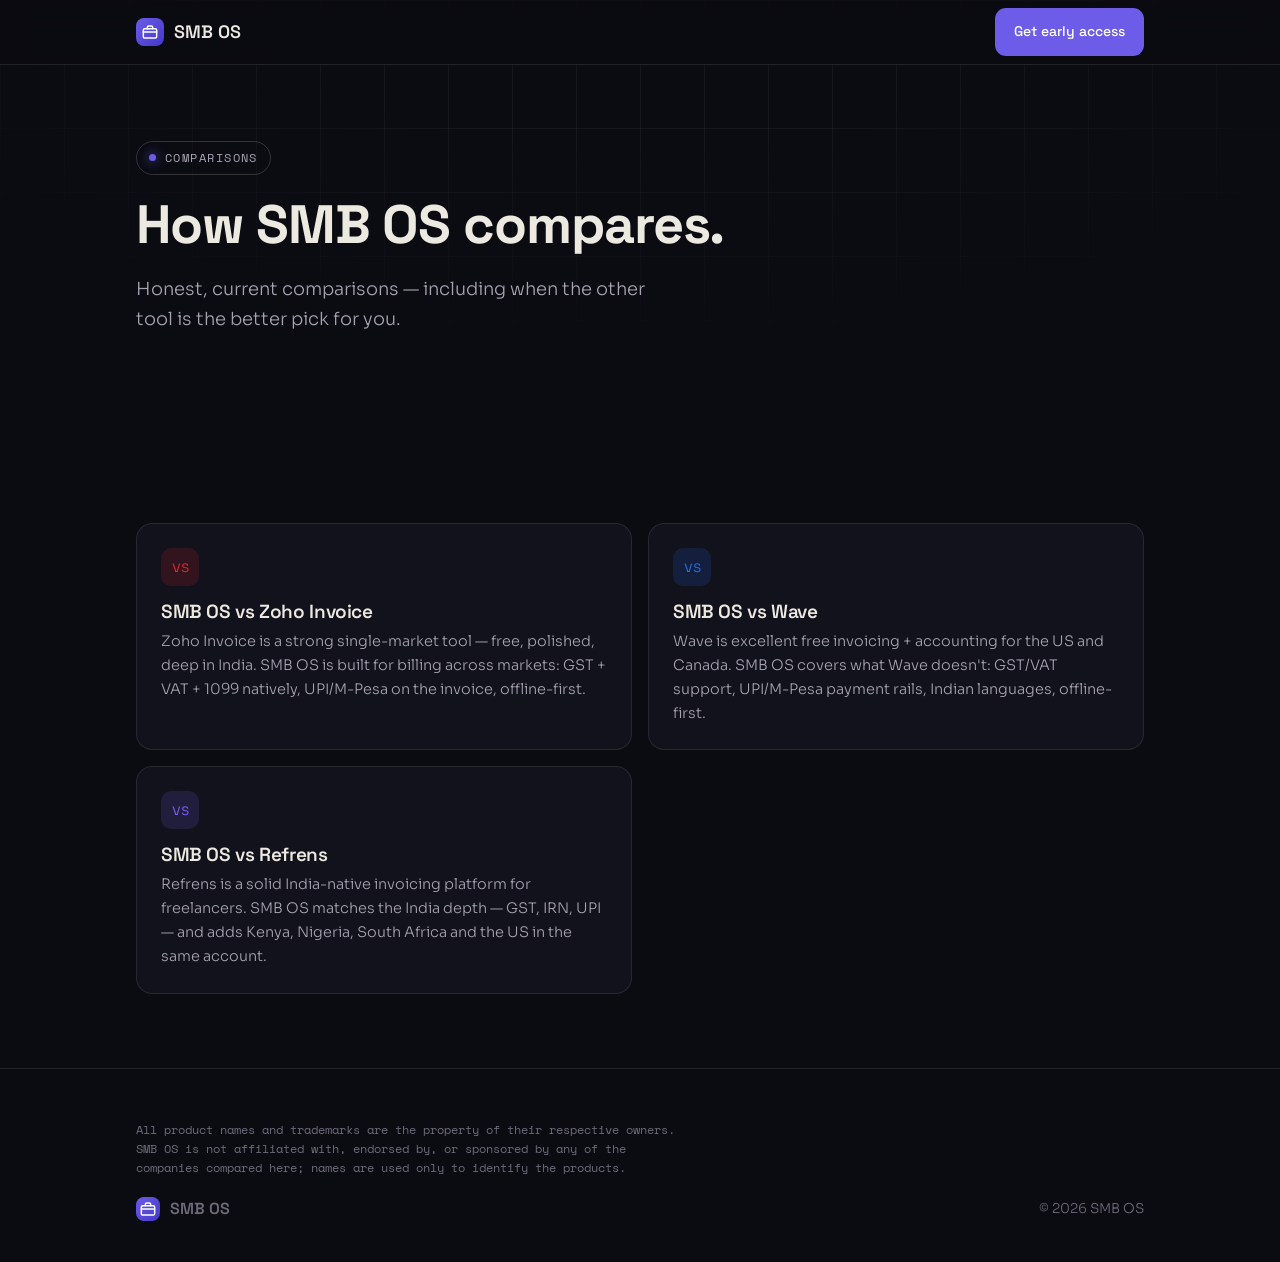
<file: compare/index.html>
<!DOCTYPE html><html lang="en"><head>
<meta charset="UTF-8"/><meta name="viewport" content="width=device-width, initial-scale=1.0"/>
<title>SMB OS vs Zoho Invoice, Wave, Refrens — honest comparisons | SMB OS</title>
<meta name="description" content="How SMB OS compares to Zoho Invoice, Wave and Refrens for multi-market invoicing: GST/VAT/1099 support, UPI/M-Pesa payment rails, languages, offline-first."/>
<meta property="og:type" content="website">
<meta property="og:url" content="https://kaustubhtripathi-code.github.io/smb-os-site/compare/">
<meta property="og:title" content="SMB OS vs Zoho Invoice, Wave, Refrens — honest comparisons | SMB OS">
<meta property="og:description" content="How SMB OS compares to Zoho Invoice, Wave and Refrens for multi-market invoicing: GST/VAT/1099 support, UPI/M-Pesa payment rails, languages, offline-first.">
<meta property="og:image" content="https://kaustubhtripathi-code.github.io/smb-os-site/assets/og-image.png">
<meta property="og:image:width" content="1200">
<meta property="og:image:height" content="630">
<meta name="twitter:card" content="summary_large_image">
<meta name="twitter:title" content="SMB OS vs Zoho Invoice, Wave, Refrens — honest comparisons | SMB OS">
<meta name="twitter:description" content="How SMB OS compares to Zoho Invoice, Wave and Refrens for multi-market invoicing: GST/VAT/1099 support, UPI/M-Pesa payment rails, languages, offline-first.">
<meta name="twitter:image" content="https://kaustubhtripathi-code.github.io/smb-os-site/assets/og-image.png">
<link rel="icon" href="data:image/svg+xml,<svg xmlns='http://www.w3.org/2000/svg' viewBox='0 0 24 24' fill='none' stroke='%236C5CE7' stroke-width='2.4' stroke-linecap='round' stroke-linejoin='round'><rect x='2' y='7' width='20' height='14' rx='2'/><path d='M16 7V5a2 2 0 0 0-2-2h-4a2 2 0 0 0-2 2v2'/><path d='M2 12h20'/></svg>"/>
<link rel="canonical" href="https://kaustubhtripathi-code.github.io/smb-os-site/compare/"/>
<link rel="preconnect" href="https://fonts.googleapis.com"/><link rel="preconnect" href="https://fonts.gstatic.com" crossorigin/>
<link href="https://fonts.googleapis.com/css2?family=Space+Grotesk:wght@400;500;600;700&family=Sora:wght@300;400;500;600&family=Space+Mono:wght@400;700&display=swap" rel="stylesheet"/>
<link rel="stylesheet" href="../market.css"/>
</head><body>
<nav><div class="wrap nav"><a class="brand" href="../index.html"><span class="mark"><svg viewBox="0 0 24 24" fill="none" stroke="#fff" stroke-width="2.2" stroke-linecap="round" stroke-linejoin="round"><rect x="2" y="7" width="20" height="14" rx="2"/><path d="M16 7V5a2 2 0 0 0-2-2h-4a2 2 0 0 0-2 2v2"/><path d="M2 12h20"/></svg></span> SMB OS</a><a href="../index.html#get" class="btn btn-a">Get early access</a></div></nav>
<header class="hero"><div class="wrap"><span class="eyebrow"><span class="dot"></span> Comparisons</span>
<h1 class="h1">How SMB OS compares.</h1>
<p class="lede">Honest, current comparisons — including when the other tool is the better pick for you.</p></div></header>
<section><div class="wrap"><div class="feats">
<a class="feat" href="./vs-zoho-invoice.html" style="text-decoration:none"><div class="fi" style="background:color-mix(in srgb,#E42527 15%,transparent);color:#E42527">vs</div><h3>SMB OS vs Zoho Invoice</h3><p>Zoho Invoice is a strong single-market tool — free, polished, deep in India. SMB OS is built for billing across markets: GST + VAT + 1099 natively, UPI/M-Pesa on the invoice, offline-first.</p></a><a class="feat" href="./vs-wave.html" style="text-decoration:none"><div class="fi" style="background:color-mix(in srgb,#1C6EF2 15%,transparent);color:#1C6EF2">vs</div><h3>SMB OS vs Wave</h3><p>Wave is excellent free invoicing + accounting for the US and Canada. SMB OS covers what Wave doesn't: GST/VAT support, UPI/M-Pesa payment rails, Indian languages, offline-first.</p></a><a class="feat" href="./vs-refrens.html" style="text-decoration:none"><div class="fi" style="background:color-mix(in srgb,#7A5CF0 15%,transparent);color:#7A5CF0">vs</div><h3>SMB OS vs Refrens</h3><p>Refrens is a solid India-native invoicing platform for freelancers. SMB OS matches the India depth — GST, IRN, UPI — and adds Kenya, Nigeria, South Africa and the US in the same account.</p></a>
</div></div></section>
<footer><div class="wrap"><p class="cmp-note" style="margin-bottom:18px">All product names and trademarks are the property of their respective owners. SMB OS is not affiliated with, endorsed by, or sponsored by any of the companies compared here; names are used only to identify the products.</p><div class="foot"><a class="brand" href="../index.html" style="font-size:16px"><span class="mark" style="width:24px;height:24px"><svg viewBox="0 0 24 24" fill="none" stroke="#fff" stroke-width="2.2" stroke-linecap="round" stroke-linejoin="round"><rect x="2" y="7" width="20" height="14" rx="2"/><path d="M16 7V5a2 2 0 0 0-2-2h-4a2 2 0 0 0-2 2v2"/><path d="M2 12h20"/></svg></span> SMB OS</a><div>© 2026 SMB OS</div></div></div></footer>
</body></html>
</file>
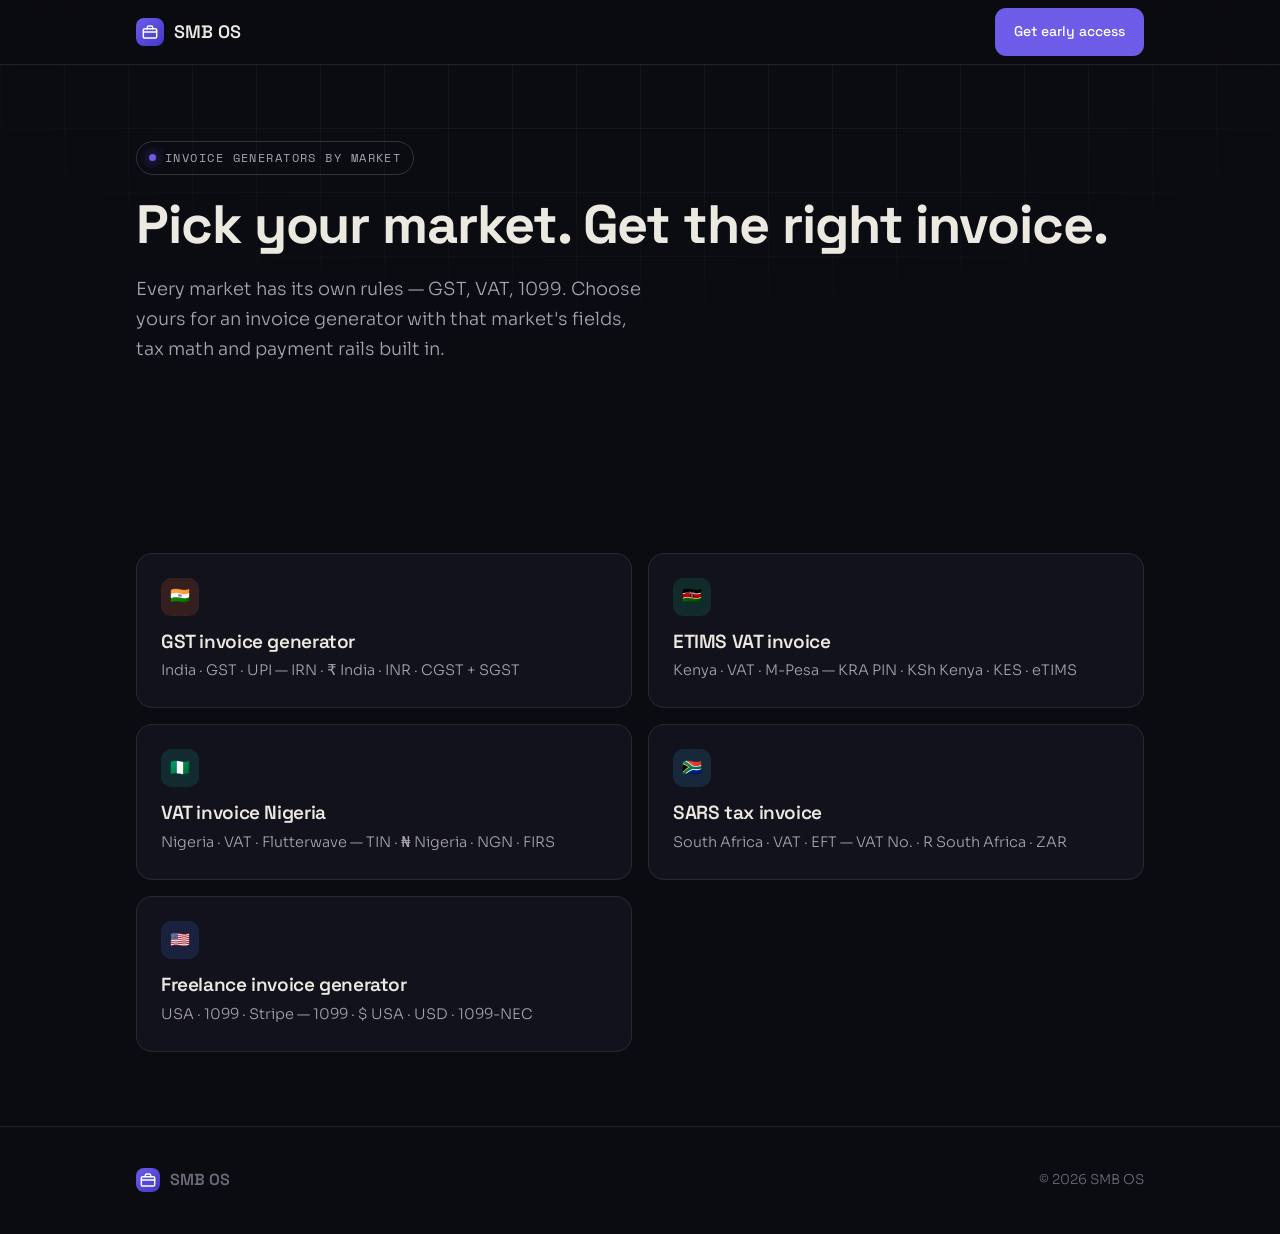
<file: markets/index.html>
<!DOCTYPE html><html lang="en"><head>
<meta charset="UTF-8"/><meta name="viewport" content="width=device-width, initial-scale=1.0"/>
<title>Invoice generators by market — India, Kenya, Nigeria, South Africa, USA | SMB OS</title>
<meta name="description" content="Market-native invoice generators: GST (India), VAT/eTIMS (Kenya), FIRS (Nigeria), SARS (South Africa) and 1099 (USA) — the right fields and tax math for each."/>
<meta property="og:type" content="website">
<meta property="og:url" content="https://kaustubhtripathi-code.github.io/smb-os-site/markets/">
<meta property="og:title" content="Invoice generators by market — India, Kenya, Nigeria, South Africa, USA | SMB OS">
<meta property="og:description" content="Market-native invoice generators: GST (India), VAT/eTIMS (Kenya), FIRS (Nigeria), SARS (South Africa) and 1099 (USA) — the right fields and tax math for each.">
<meta property="og:image" content="https://kaustubhtripathi-code.github.io/smb-os-site/assets/og-image.png">
<meta property="og:image:width" content="1200">
<meta property="og:image:height" content="630">
<meta name="twitter:card" content="summary_large_image">
<meta name="twitter:title" content="Invoice generators by market — India, Kenya, Nigeria, South Africa, USA | SMB OS">
<meta name="twitter:description" content="Market-native invoice generators: GST (India), VAT/eTIMS (Kenya), FIRS (Nigeria), SARS (South Africa) and 1099 (USA) — the right fields and tax math for each.">
<meta name="twitter:image" content="https://kaustubhtripathi-code.github.io/smb-os-site/assets/og-image.png">
<link rel="icon" href="data:image/svg+xml,<svg xmlns='http://www.w3.org/2000/svg' viewBox='0 0 24 24' fill='none' stroke='%236C5CE7' stroke-width='2.4' stroke-linecap='round' stroke-linejoin='round'><rect x='2' y='7' width='20' height='14' rx='2'/><path d='M16 7V5a2 2 0 0 0-2-2h-4a2 2 0 0 0-2 2v2'/><path d='M2 12h20'/></svg>"/>
<link rel="canonical" href="https://kaustubhtripathi-code.github.io/smb-os-site/markets"/>
<link rel="preconnect" href="https://fonts.googleapis.com"/><link rel="preconnect" href="https://fonts.gstatic.com" crossorigin/>
<link href="https://fonts.googleapis.com/css2?family=Space+Grotesk:wght@400;500;600;700&family=Sora:wght@300;400;500;600&family=Space+Mono:wght@400;700&display=swap" rel="stylesheet"/>
<link rel="stylesheet" href="../market.css"/>
</head><body>
<nav><div class="wrap nav"><a class="brand" href="../index.html"><span class="mark"><svg viewBox="0 0 24 24" fill="none" stroke="#fff" stroke-width="2.2" stroke-linecap="round" stroke-linejoin="round"><rect x="2" y="7" width="20" height="14" rx="2"/><path d="M16 7V5a2 2 0 0 0-2-2h-4a2 2 0 0 0-2 2v2"/><path d="M2 12h20"/></svg></span> SMB OS</a><a href="../index.html#get" class="btn btn-a">Get early access</a></div></nav>
<header class="hero"><div class="wrap"><span class="eyebrow"><span class="dot"></span> Invoice generators by market</span>
<h1 class="h1">Pick your market. Get the right invoice.</h1>
<p class="lede">Every market has its own rules — GST, VAT, 1099. Choose yours for an invoice generator with that market's fields, tax math and payment rails built in.</p></div></header>
<section><div class="wrap"><div class="feats">
<a class="feat" href="./india.html" style="--accent:#FF6A2B;text-decoration:none"><div class="fi">🇮🇳</div><h3>GST invoice generator</h3><p>India · GST · UPI — IRN · ₹ India · INR · CGST + SGST</p></a><a class="feat" href="./kenya.html" style="--accent:#12B981;text-decoration:none"><div class="fi">🇰🇪</div><h3>ETIMS VAT invoice</h3><p>Kenya · VAT · M-Pesa — KRA PIN · KSh Kenya · KES · eTIMS</p></a><a class="feat" href="./nigeria.html" style="--accent:#14B8A6;text-decoration:none"><div class="fi">🇳🇬</div><h3>VAT invoice Nigeria</h3><p>Nigeria · VAT · Flutterwave — TIN · ₦ Nigeria · NGN · FIRS</p></a><a class="feat" href="./south-africa.html" style="--accent:#2FA8E0;text-decoration:none"><div class="fi">🇿🇦</div><h3>SARS tax invoice</h3><p>South Africa · VAT · EFT — VAT No. · R South Africa · ZAR</p></a><a class="feat" href="./usa.html" style="--accent:#3D7BFF;text-decoration:none"><div class="fi">🇺🇸</div><h3>Freelance invoice generator</h3><p>USA · 1099 · Stripe — 1099 · $ USA · USD · 1099-NEC</p></a>
</div></div></section>
<footer><div class="wrap foot"><a class="brand" href="../index.html" style="font-size:16px"><span class="mark" style="width:24px;height:24px"><svg viewBox="0 0 24 24" fill="none" stroke="#fff" stroke-width="2.2" stroke-linecap="round" stroke-linejoin="round"><rect x="2" y="7" width="20" height="14" rx="2"/><path d="M16 7V5a2 2 0 0 0-2-2h-4a2 2 0 0 0-2 2v2"/><path d="M2 12h20"/></svg></span> SMB OS</a><div>© 2026 SMB OS</div></div></footer>
</body></html>
</file>
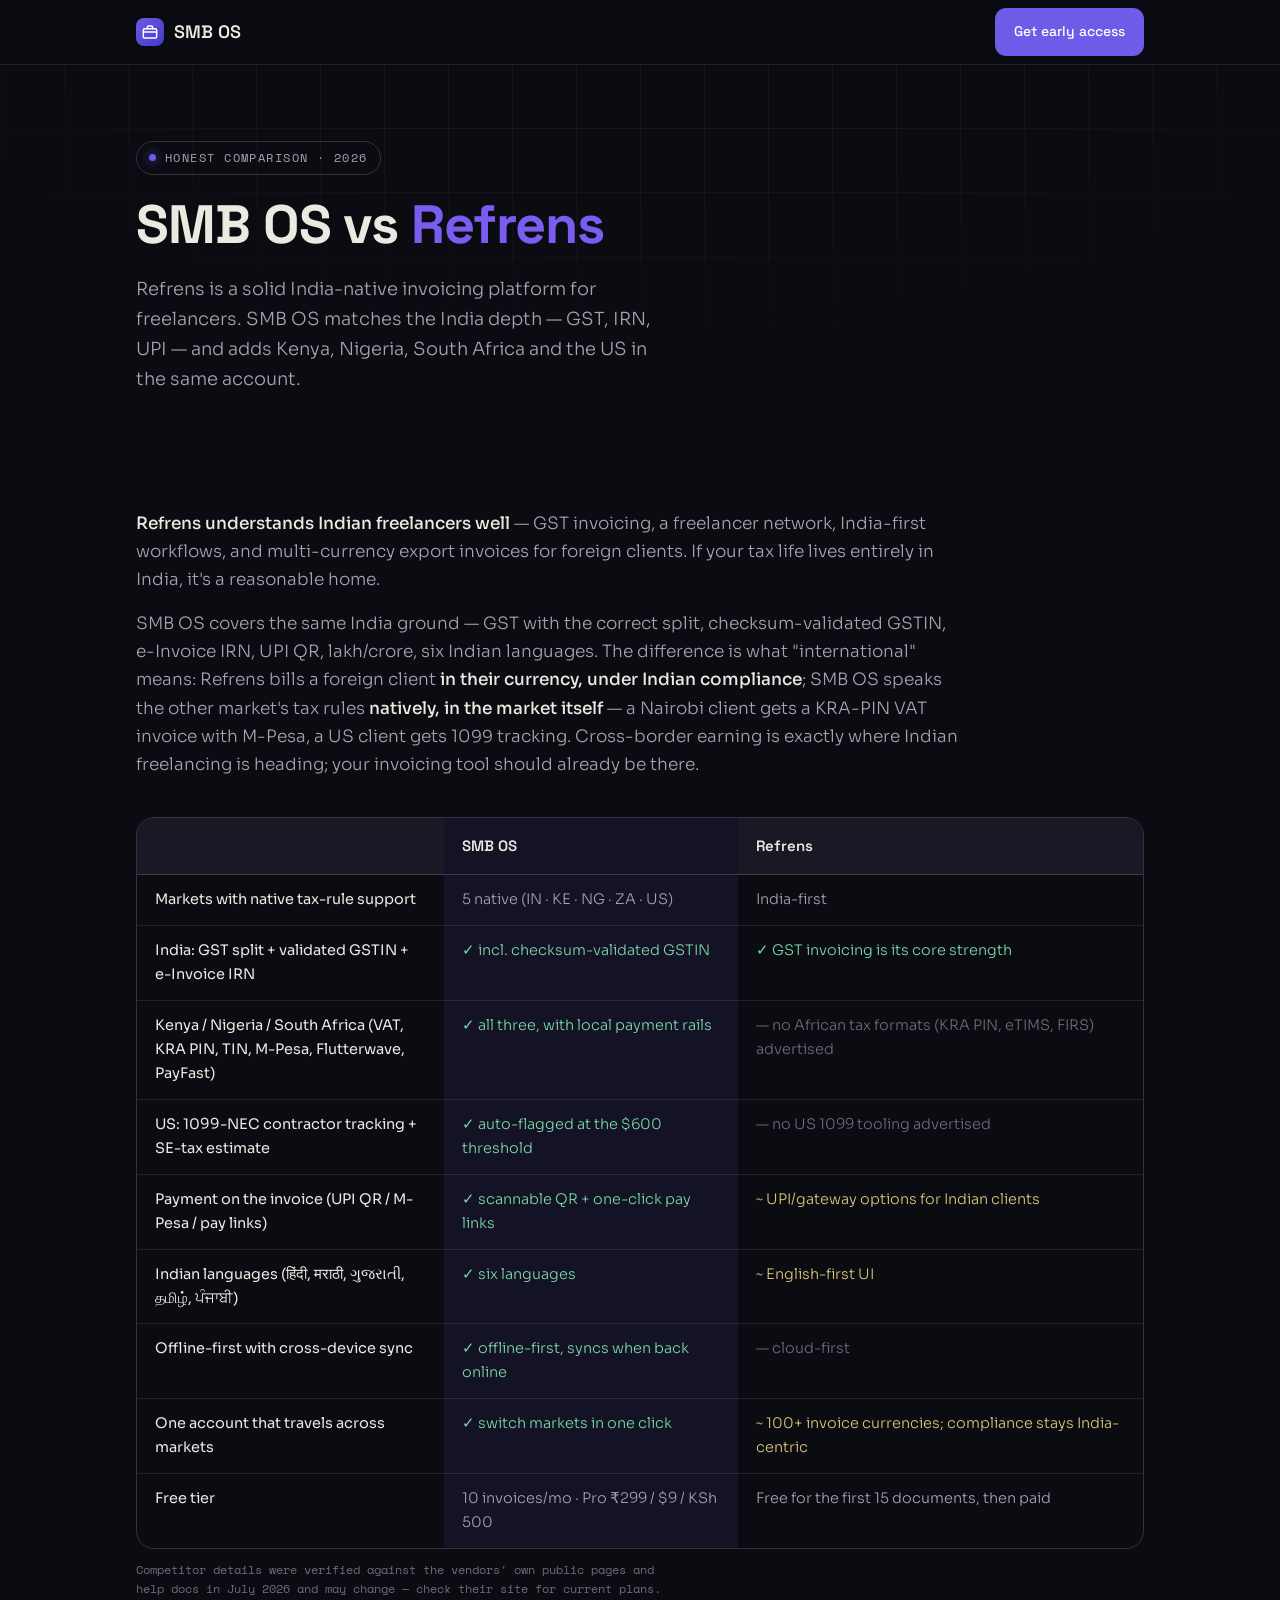
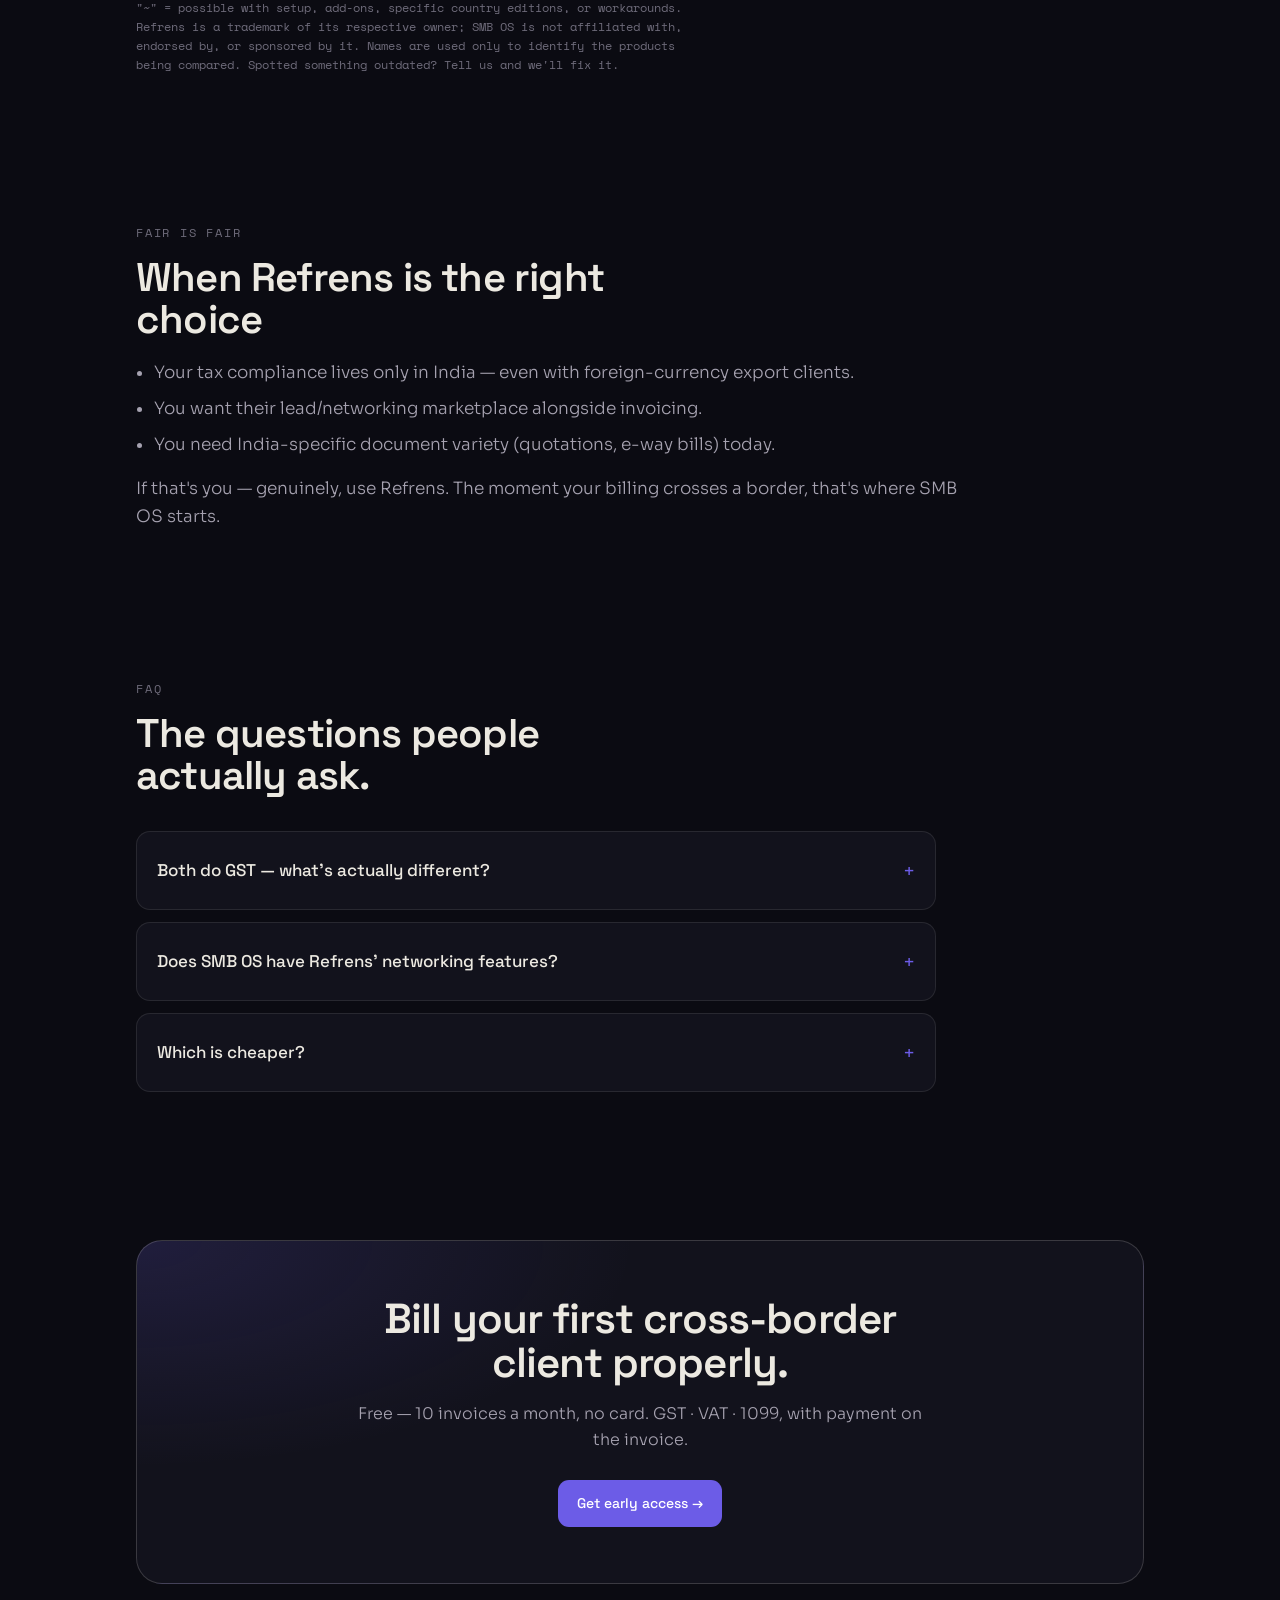
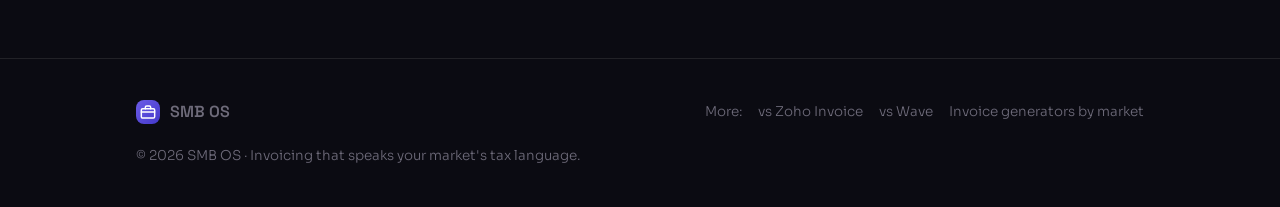
<file: compare/vs-refrens.html>
<!DOCTYPE html>
<html lang="en">
<head>
<meta charset="UTF-8"/>
<meta name="viewport" content="width=device-width, initial-scale=1.0"/>
<title>SMB OS vs Refrens (2026): India-deep vs market-portable invoicing</title>
<meta name="description" content="Refrens is a solid India-native invoicing platform for freelancers. SMB OS matches the India depth — GST, IRN, UPI — and adds Kenya, Nigeria, South Africa and the US in the same account. An honest comparison."/>
<link rel="canonical" href="https://kaustubhtripathi-code.github.io/smb-os-site/compare/vs-refrens.html"/>
<meta property="og:title" content="SMB OS vs Refrens (2026): India-deep vs market-portable invoicing"/>
<meta property="og:description" content="Refrens is a solid India-native invoicing platform for freelancers. SMB OS matches the India depth — GST, IRN, UPI — and adds Kenya, Nigeria, South Africa and the US in the same account. An honest comparison."/>
<meta property="og:type" content="website"/>
<meta property="og:url" content="https://kaustubhtripathi-code.github.io/smb-os-site/compare/vs-refrens.html"/>
<meta property="og:image" content="https://kaustubhtripathi-code.github.io/smb-os-site/assets/og-image.png"/>
<meta name="twitter:card" content="summary_large_image"/>
<meta name="twitter:image" content="https://kaustubhtripathi-code.github.io/smb-os-site/assets/og-image.png"/>
<link rel="icon" href="data:image/svg+xml,<svg xmlns='http://www.w3.org/2000/svg' viewBox='0 0 24 24' fill='none' stroke='%236C5CE7' stroke-width='2.4' stroke-linecap='round' stroke-linejoin='round'><rect x='2' y='7' width='20' height='14' rx='2'/><path d='M16 7V5a2 2 0 0 0-2-2h-4a2 2 0 0 0-2 2v2'/><path d='M2 12h20'/></svg>"/>
<link rel="preconnect" href="https://fonts.googleapis.com"/>
<link rel="preconnect" href="https://fonts.gstatic.com" crossorigin/>
<link href="https://fonts.googleapis.com/css2?family=Space+Grotesk:wght@400;500;600;700&family=Sora:wght@300;400;500;600&family=Space+Mono:wght@400;700&display=swap" rel="stylesheet"/>
<link rel="stylesheet" href="../market.css"/>
<style>:root{--accent:#6C5CE7}</style>
<script type="application/ld+json">{"@context":"https://schema.org","@type":"FAQPage","mainEntity":[{"@type":"Question","name":"Both do GST — what's actually different?","acceptedAnswer":{"@type":"Answer","text":"For domestic Indian billing, honestly, both will serve you. The fork is cross-border compliance: Refrens can bill a foreign client in their currency (an export invoice under Indian rules), while SMB OS speaks the other market's tax rules natively — KRA-PIN VAT invoices for Kenya, FIRS formats for Nigeria, US 1099 tracking, M-Pesa rails, six Indian languages. Your first foreign client shouldn't mean your second invoicing tool."}},{"@type":"Question","name":"Does SMB OS have Refrens' networking features?","acceptedAnswer":{"@type":"Answer","text":"No — no marketplace or lead generation. SMB OS is a focused invoicing tool: the right tax fields and calculations, payment on the invoice, and history that syncs across devices."}},{"@type":"Question","name":"Which is cheaper?","acceptedAnswer":{"@type":"Answer","text":"Both are freemium. SMB OS Free is 10 invoices/month; Pro is ₹299/month for unlimited invoices, all five markets, e-Invoice IRN and sync — priced far below the ~₹50,000 a single GST filing error can cost."}}]}</script>
</head>
<body>
<nav><div class="wrap nav">
  <a class="brand" href="../index.html"><span class="mark"><svg viewBox="0 0 24 24" fill="none" stroke="#fff" stroke-width="2.2" stroke-linecap="round" stroke-linejoin="round"><rect x="2" y="7" width="20" height="14" rx="2"/><path d="M16 7V5a2 2 0 0 0-2-2h-4a2 2 0 0 0-2 2v2"/><path d="M2 12h20"/></svg></span> SMB OS</a>
  <a href="../index.html#get" class="btn btn-a">Get early access</a>
</div></nav>

<header class="hero"><div class="wrap">
  <span class="eyebrow"><span class="dot"></span> Honest comparison · 2026</span>
  <h1 class="h1">SMB OS vs <span style="color:#7A5CF0">Refrens</span></h1>
  <p class="lede">Refrens is a solid India-native invoicing platform for freelancers. SMB OS matches the India depth — GST, IRN, UPI — and adds Kenya, Nigeria, South Africa and the US in the same account.</p>
</div></header>

<section style="padding-top:20px"><div class="wrap">
  <div class="prose"><p><strong>Refrens understands Indian freelancers well</strong> — GST invoicing, a freelancer network, India-first workflows, and multi-currency export invoices for foreign clients. If your tax life lives entirely in India, it's a reasonable home.</p><p>SMB OS covers the same India ground — GST with the correct split, checksum-validated GSTIN, e-Invoice IRN, UPI QR, lakh/crore, six Indian languages. The difference is what "international" means: Refrens bills a foreign client <strong>in their currency, under Indian compliance</strong>; SMB OS speaks the other market's tax rules <strong>natively, in the market itself</strong> — a Nairobi client gets a KRA-PIN VAT invoice with M-Pesa, a US client gets 1099 tracking. Cross-border earning is exactly where Indian freelancing is heading; your invoicing tool should already be there.</p></div>

  <div class="cmp-scroll">
    <table class="cmp">
      <thead><tr><th></th><th class="smbcol">SMB OS</th><th>Refrens</th></tr></thead>
      <tbody>
        <tr><td>Markets with native tax-rule support</td><td class="smbcol ">5 native (IN · KE · NG · ZA · US)</td><td class="">India-first</td></tr>
        <tr><td>India: GST split + validated GSTIN + e-Invoice IRN</td><td class="smbcol y">✓ incl. checksum-validated GSTIN</td><td class="y">✓ GST invoicing is its core strength</td></tr>
        <tr><td>Kenya / Nigeria / South Africa (VAT, KRA PIN, TIN, M-Pesa, Flutterwave, PayFast)</td><td class="smbcol y">✓ all three, with local payment rails</td><td class="n">— no African tax formats (KRA PIN, eTIMS, FIRS) advertised</td></tr>
        <tr><td>US: 1099-NEC contractor tracking + SE-tax estimate</td><td class="smbcol y">✓ auto-flagged at the $600 threshold</td><td class="n">— no US 1099 tooling advertised</td></tr>
        <tr><td>Payment on the invoice (UPI QR / M-Pesa / pay links)</td><td class="smbcol y">✓ scannable QR + one-click pay links</td><td class="p">~ UPI/gateway options for Indian clients</td></tr>
        <tr><td>Indian languages (हिंदी, मराठी, ગુજરાતી, தமிழ், ਪੰਜਾਬੀ)</td><td class="smbcol y">✓ six languages</td><td class="p">~ English-first UI</td></tr>
        <tr><td>Offline-first with cross-device sync</td><td class="smbcol y">✓ offline-first, syncs when back online</td><td class="n">— cloud-first</td></tr>
        <tr><td>One account that travels across markets</td><td class="smbcol y">✓ switch markets in one click</td><td class="p">~ 100+ invoice currencies; compliance stays India-centric</td></tr>
        <tr><td>Free tier</td><td class="smbcol ">10 invoices/mo · Pro ₹299 / $9 / KSh 500</td><td class="">Free for the first 15 documents, then paid</td></tr>
      </tbody>
    </table>
  </div>
  <p class="cmp-note">Competitor details were verified against the vendors' own public pages and help docs in July 2026 and may change — check their site for current plans. "~" = possible with setup, add-ons, specific country editions, or workarounds. Refrens is a trademark of its respective owner; SMB OS is not affiliated with, endorsed by, or sponsored by it. Names are used only to identify the products being compared. Spotted something outdated? Tell us and we'll fix it.</p>
</div></section>

<section><div class="wrap">
  <div class="kicker">Fair is fair</div>
  <h2 class="h2">When Refrens is the right choice</h2>
  <div class="prose"><ul class="choose"><li>Your tax compliance lives only in India — even with foreign-currency export clients.</li><li>You want their lead/networking marketplace alongside invoicing.</li><li>You need India-specific document variety (quotations, e-way bills) today.</li></ul>
  <p>If that's you — genuinely, use Refrens. The moment your billing crosses a border, that's where SMB OS starts.</p></div>
</div></section>

<section id="faq"><div class="wrap">
  <div class="kicker">FAQ</div>
  <h2 class="h2">The questions people actually ask.</h2>
  <div class="faq">
    <details><summary>Both do GST — what's actually different?</summary><p>For domestic Indian billing, honestly, both will serve you. The fork is cross-border compliance: Refrens can bill a foreign client in their currency (an export invoice under Indian rules), while SMB OS speaks the other market's tax rules natively — KRA-PIN VAT invoices for Kenya, FIRS formats for Nigeria, US 1099 tracking, M-Pesa rails, six Indian languages. Your first foreign client shouldn't mean your second invoicing tool.</p></details><details><summary>Does SMB OS have Refrens' networking features?</summary><p>No — no marketplace or lead generation. SMB OS is a focused invoicing tool: the right tax fields and calculations, payment on the invoice, and history that syncs across devices.</p></details><details><summary>Which is cheaper?</summary><p>Both are freemium. SMB OS Free is 10 invoices/month; Pro is ₹299/month for unlimited invoices, all five markets, e-Invoice IRN and sync — priced far below the ~₹50,000 a single GST filing error can cost.</p></details>
  </div>
</div></section>

<section><div class="wrap"><div class="cta">
  <h2>Bill your first cross-border client properly.</h2>
  <p>Free — 10 invoices a month, no card. GST · VAT · 1099, with payment on the invoice.</p>
  <a href="../index.html#get" class="btn btn-a">Get early access →</a>
</div></div></section>

<footer><div class="wrap foot">
  <a class="brand" href="../index.html" style="font-size:16px"><span class="mark" style="width:24px;height:24px"><svg viewBox="0 0 24 24" fill="none" stroke="#fff" stroke-width="2.2" stroke-linecap="round" stroke-linejoin="round"><rect x="2" y="7" width="20" height="14" rx="2"/><path d="M16 7V5a2 2 0 0 0-2-2h-4a2 2 0 0 0-2 2v2"/><path d="M2 12h20"/></svg></span> SMB OS</a>
  <div class="otherm">More: <a href="./vs-zoho-invoice.html">vs Zoho Invoice</a><a href="./vs-wave.html">vs Wave</a> <a href="../markets/index.html">Invoice generators by market</a></div>
  <div>© 2026 SMB OS · Invoicing that speaks your market's tax language.</div>
</div></footer>
</body>
</html>
</file>
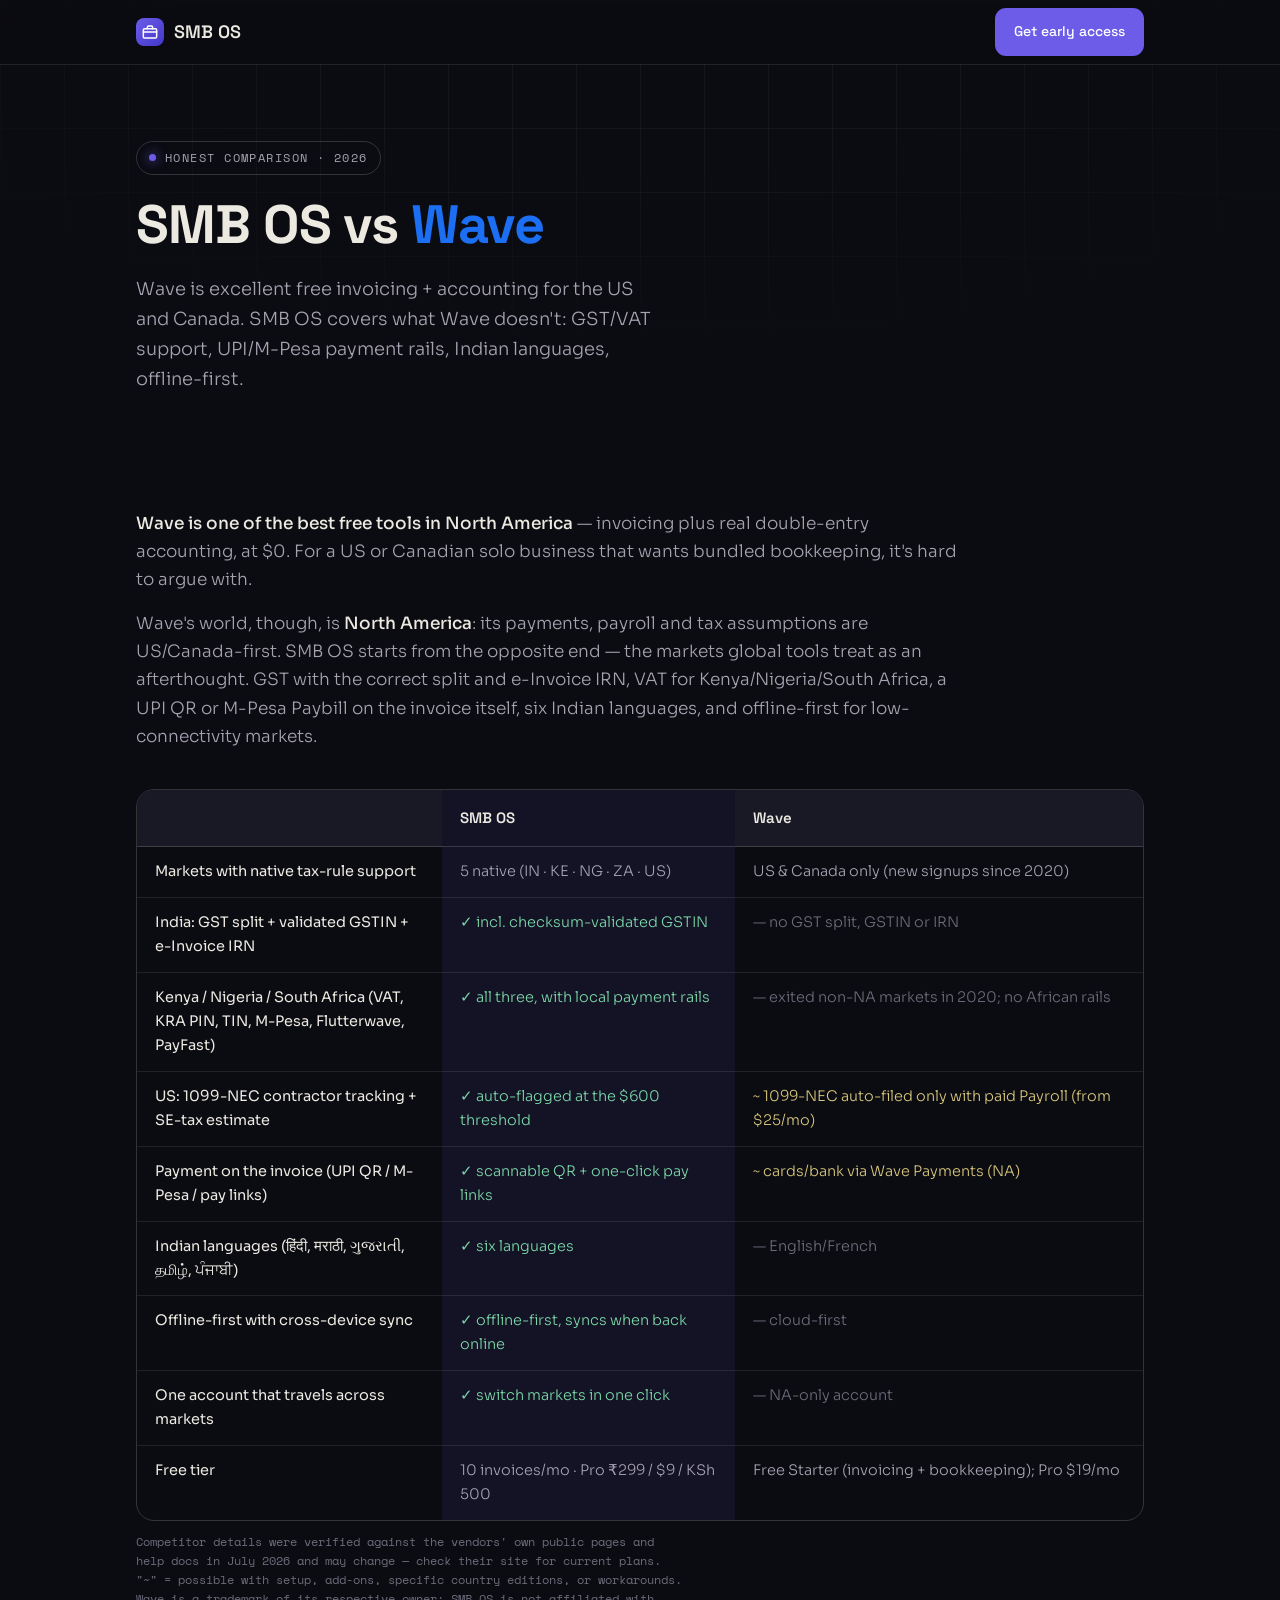
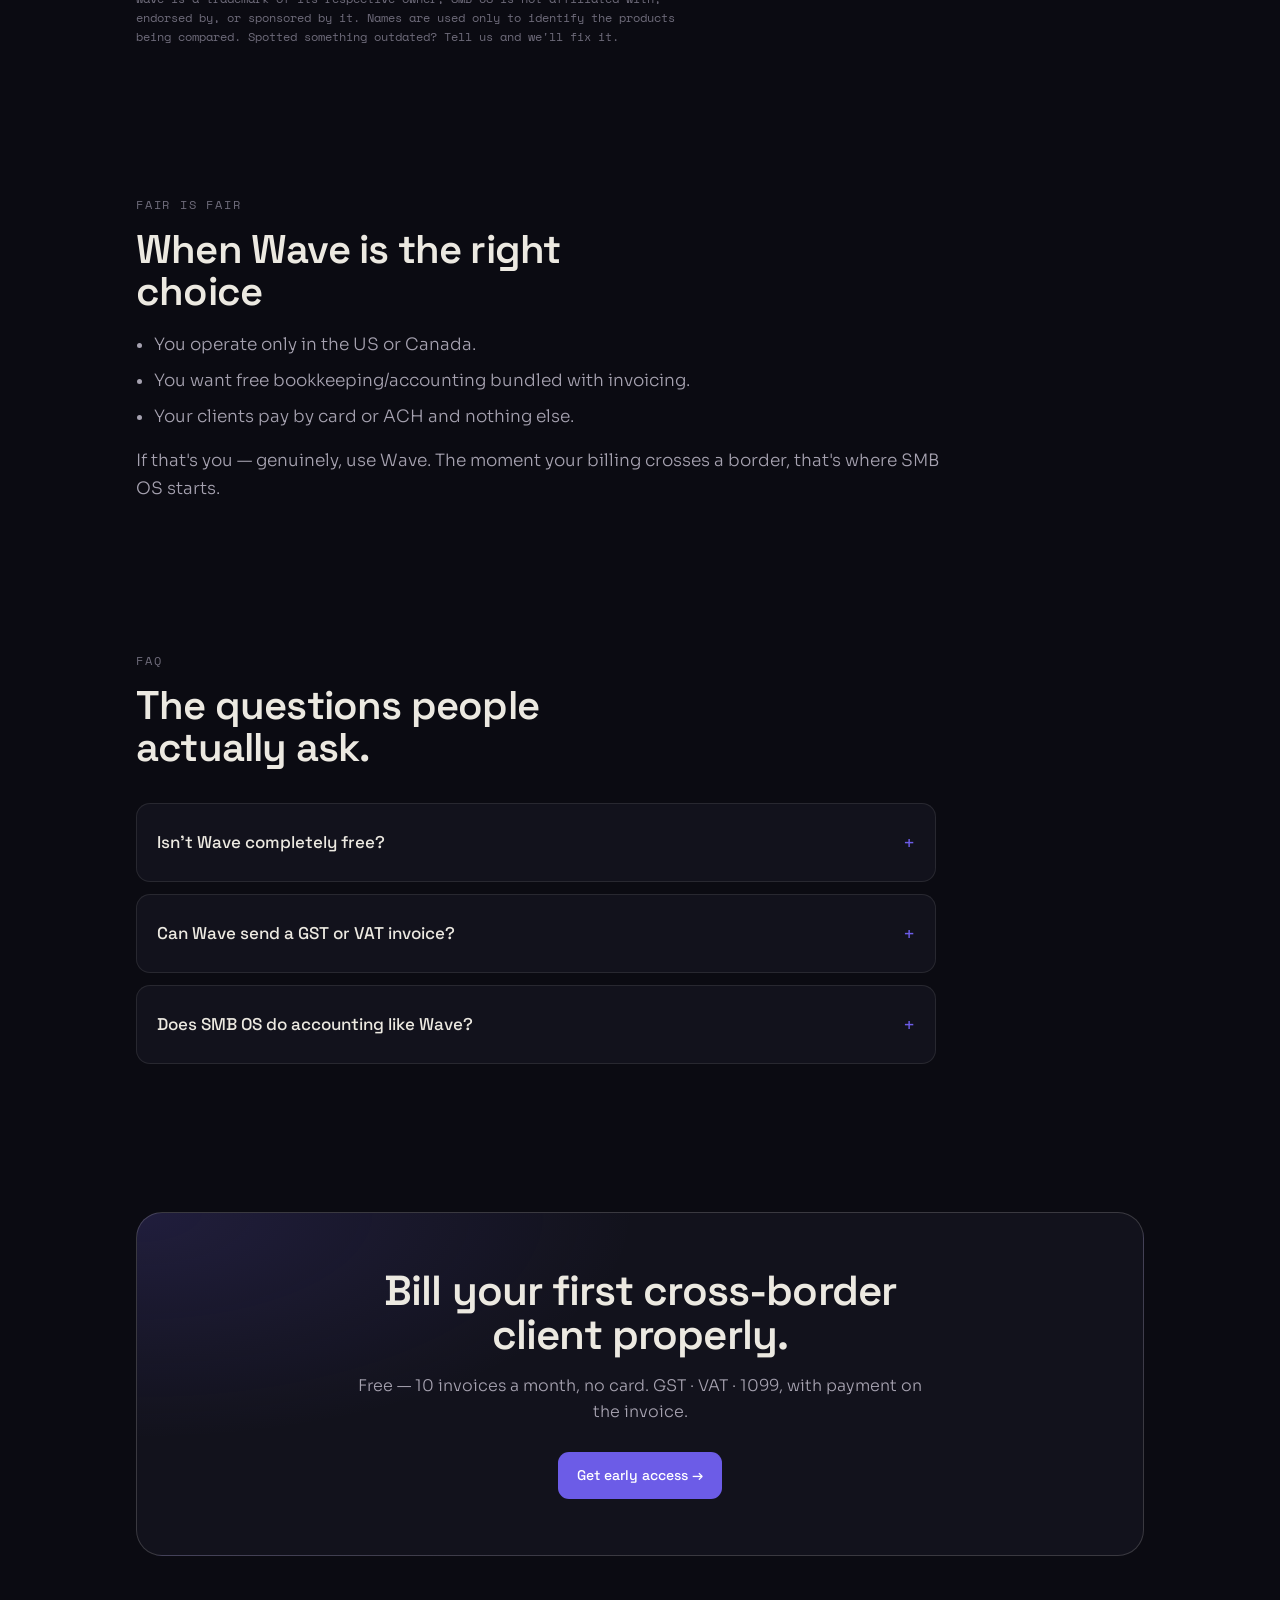
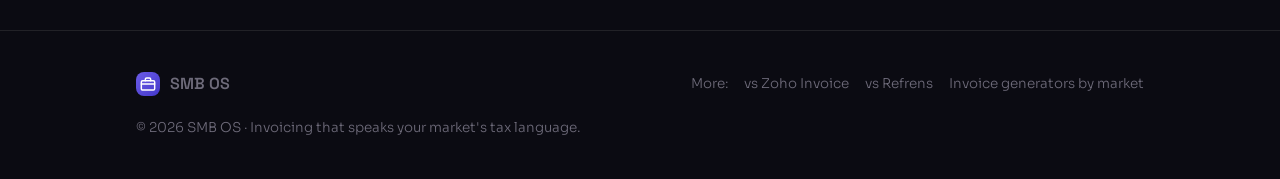
<file: compare/vs-wave.html>
<!DOCTYPE html>
<html lang="en">
<head>
<meta charset="UTF-8"/>
<meta name="viewport" content="width=device-width, initial-scale=1.0"/>
<title>SMB OS vs Wave (2026): invoicing beyond North America</title>
<meta name="description" content="Wave is excellent free invoicing + accounting for the US and Canada. SMB OS covers what Wave doesn't: GST/VAT support, UPI/M-Pesa payment rails, Indian languages, offline-first. An honest comparison."/>
<link rel="canonical" href="https://kaustubhtripathi-code.github.io/smb-os-site/compare/vs-wave.html"/>
<meta property="og:title" content="SMB OS vs Wave (2026): invoicing beyond North America"/>
<meta property="og:description" content="Wave is excellent free invoicing + accounting for the US and Canada. SMB OS covers what Wave doesn't: GST/VAT support, UPI/M-Pesa payment rails, Indian languages, offline-first. An honest comparison."/>
<meta property="og:type" content="website"/>
<meta property="og:url" content="https://kaustubhtripathi-code.github.io/smb-os-site/compare/vs-wave.html"/>
<meta property="og:image" content="https://kaustubhtripathi-code.github.io/smb-os-site/assets/og-image.png"/>
<meta name="twitter:card" content="summary_large_image"/>
<meta name="twitter:image" content="https://kaustubhtripathi-code.github.io/smb-os-site/assets/og-image.png"/>
<link rel="icon" href="data:image/svg+xml,<svg xmlns='http://www.w3.org/2000/svg' viewBox='0 0 24 24' fill='none' stroke='%236C5CE7' stroke-width='2.4' stroke-linecap='round' stroke-linejoin='round'><rect x='2' y='7' width='20' height='14' rx='2'/><path d='M16 7V5a2 2 0 0 0-2-2h-4a2 2 0 0 0-2 2v2'/><path d='M2 12h20'/></svg>"/>
<link rel="preconnect" href="https://fonts.googleapis.com"/>
<link rel="preconnect" href="https://fonts.gstatic.com" crossorigin/>
<link href="https://fonts.googleapis.com/css2?family=Space+Grotesk:wght@400;500;600;700&family=Sora:wght@300;400;500;600&family=Space+Mono:wght@400;700&display=swap" rel="stylesheet"/>
<link rel="stylesheet" href="../market.css"/>
<style>:root{--accent:#6C5CE7}</style>
<script type="application/ld+json">{"@context":"https://schema.org","@type":"FAQPage","mainEntity":[{"@type":"Question","name":"Isn't Wave completely free?","acceptedAnswer":{"@type":"Answer","text":"Wave's Starter plan is free — unlimited invoicing and bookkeeping — with Pro at $19/mo and payments/payroll paid separately. SMB OS's free tier is 10 invoices/month. If you're NA-only, Wave is a great deal; SMB OS earns its keep the moment GST, VAT, UPI or M-Pesa enter your billing life."}},{"@type":"Question","name":"Can Wave send a GST or VAT invoice?","acceptedAnswer":{"@type":"Answer","text":"You can add custom fields and tax lines manually, but there's no CGST/SGST/IGST logic, GSTIN validation, e-Invoice IRN, KRA PIN or eTIMS formatting. In compliance terms a template isn't the same as native support."}},{"@type":"Question","name":"Does SMB OS do accounting like Wave?","acceptedAnswer":{"@type":"Answer","text":"No — SMB OS is deliberately an invoicing tool, not a ledger. It exports clean CSV for QuickBooks/Xero, so it slots into whatever accounting you already use."}}]}</script>
</head>
<body>
<nav><div class="wrap nav">
  <a class="brand" href="../index.html"><span class="mark"><svg viewBox="0 0 24 24" fill="none" stroke="#fff" stroke-width="2.2" stroke-linecap="round" stroke-linejoin="round"><rect x="2" y="7" width="20" height="14" rx="2"/><path d="M16 7V5a2 2 0 0 0-2-2h-4a2 2 0 0 0-2 2v2"/><path d="M2 12h20"/></svg></span> SMB OS</a>
  <a href="../index.html#get" class="btn btn-a">Get early access</a>
</div></nav>

<header class="hero"><div class="wrap">
  <span class="eyebrow"><span class="dot"></span> Honest comparison · 2026</span>
  <h1 class="h1">SMB OS vs <span style="color:#1C6EF2">Wave</span></h1>
  <p class="lede">Wave is excellent free invoicing + accounting for the US and Canada. SMB OS covers what Wave doesn't: GST/VAT support, UPI/M-Pesa payment rails, Indian languages, offline-first.</p>
</div></header>

<section style="padding-top:20px"><div class="wrap">
  <div class="prose"><p><strong>Wave is one of the best free tools in North America</strong> — invoicing plus real double-entry accounting, at $0. For a US or Canadian solo business that wants bundled bookkeeping, it's hard to argue with.</p><p>Wave's world, though, is <strong>North America</strong>: its payments, payroll and tax assumptions are US/Canada-first. SMB OS starts from the opposite end — the markets global tools treat as an afterthought. GST with the correct split and e-Invoice IRN, VAT for Kenya/Nigeria/South Africa, a UPI QR or M-Pesa Paybill on the invoice itself, six Indian languages, and offline-first for low-connectivity markets.</p></div>

  <div class="cmp-scroll">
    <table class="cmp">
      <thead><tr><th></th><th class="smbcol">SMB OS</th><th>Wave</th></tr></thead>
      <tbody>
        <tr><td>Markets with native tax-rule support</td><td class="smbcol ">5 native (IN · KE · NG · ZA · US)</td><td class="">US &amp; Canada only (new signups since 2020)</td></tr>
        <tr><td>India: GST split + validated GSTIN + e-Invoice IRN</td><td class="smbcol y">✓ incl. checksum-validated GSTIN</td><td class="n">— no GST split, GSTIN or IRN</td></tr>
        <tr><td>Kenya / Nigeria / South Africa (VAT, KRA PIN, TIN, M-Pesa, Flutterwave, PayFast)</td><td class="smbcol y">✓ all three, with local payment rails</td><td class="n">— exited non-NA markets in 2020; no African rails</td></tr>
        <tr><td>US: 1099-NEC contractor tracking + SE-tax estimate</td><td class="smbcol y">✓ auto-flagged at the $600 threshold</td><td class="p">~ 1099-NEC auto-filed only with paid Payroll (from $25/mo)</td></tr>
        <tr><td>Payment on the invoice (UPI QR / M-Pesa / pay links)</td><td class="smbcol y">✓ scannable QR + one-click pay links</td><td class="p">~ cards/bank via Wave Payments (NA)</td></tr>
        <tr><td>Indian languages (हिंदी, मराठी, ગુજરાતી, தமிழ், ਪੰਜਾਬੀ)</td><td class="smbcol y">✓ six languages</td><td class="n">— English/French</td></tr>
        <tr><td>Offline-first with cross-device sync</td><td class="smbcol y">✓ offline-first, syncs when back online</td><td class="n">— cloud-first</td></tr>
        <tr><td>One account that travels across markets</td><td class="smbcol y">✓ switch markets in one click</td><td class="n">— NA-only account</td></tr>
        <tr><td>Free tier</td><td class="smbcol ">10 invoices/mo · Pro ₹299 / $9 / KSh 500</td><td class="">Free Starter (invoicing + bookkeeping); Pro $19/mo</td></tr>
      </tbody>
    </table>
  </div>
  <p class="cmp-note">Competitor details were verified against the vendors' own public pages and help docs in July 2026 and may change — check their site for current plans. "~" = possible with setup, add-ons, specific country editions, or workarounds. Wave is a trademark of its respective owner; SMB OS is not affiliated with, endorsed by, or sponsored by it. Names are used only to identify the products being compared. Spotted something outdated? Tell us and we'll fix it.</p>
</div></section>

<section><div class="wrap">
  <div class="kicker">Fair is fair</div>
  <h2 class="h2">When Wave is the right choice</h2>
  <div class="prose"><ul class="choose"><li>You operate only in the US or Canada.</li><li>You want free bookkeeping/accounting bundled with invoicing.</li><li>Your clients pay by card or ACH and nothing else.</li></ul>
  <p>If that's you — genuinely, use Wave. The moment your billing crosses a border, that's where SMB OS starts.</p></div>
</div></section>

<section id="faq"><div class="wrap">
  <div class="kicker">FAQ</div>
  <h2 class="h2">The questions people actually ask.</h2>
  <div class="faq">
    <details><summary>Isn't Wave completely free?</summary><p>Wave's Starter plan is free — unlimited invoicing and bookkeeping — with Pro at $19/mo and payments/payroll paid separately. SMB OS's free tier is 10 invoices/month. If you're NA-only, Wave is a great deal; SMB OS earns its keep the moment GST, VAT, UPI or M-Pesa enter your billing life.</p></details><details><summary>Can Wave send a GST or VAT invoice?</summary><p>You can add custom fields and tax lines manually, but there's no CGST/SGST/IGST logic, GSTIN validation, e-Invoice IRN, KRA PIN or eTIMS formatting. In compliance terms a template isn't the same as native support.</p></details><details><summary>Does SMB OS do accounting like Wave?</summary><p>No — SMB OS is deliberately an invoicing tool, not a ledger. It exports clean CSV for QuickBooks/Xero, so it slots into whatever accounting you already use.</p></details>
  </div>
</div></section>

<section><div class="wrap"><div class="cta">
  <h2>Bill your first cross-border client properly.</h2>
  <p>Free — 10 invoices a month, no card. GST · VAT · 1099, with payment on the invoice.</p>
  <a href="../index.html#get" class="btn btn-a">Get early access →</a>
</div></div></section>

<footer><div class="wrap foot">
  <a class="brand" href="../index.html" style="font-size:16px"><span class="mark" style="width:24px;height:24px"><svg viewBox="0 0 24 24" fill="none" stroke="#fff" stroke-width="2.2" stroke-linecap="round" stroke-linejoin="round"><rect x="2" y="7" width="20" height="14" rx="2"/><path d="M16 7V5a2 2 0 0 0-2-2h-4a2 2 0 0 0-2 2v2"/><path d="M2 12h20"/></svg></span> SMB OS</a>
  <div class="otherm">More: <a href="./vs-zoho-invoice.html">vs Zoho Invoice</a><a href="./vs-refrens.html">vs Refrens</a> <a href="../markets/index.html">Invoice generators by market</a></div>
  <div>© 2026 SMB OS · Invoicing that speaks your market's tax language.</div>
</div></footer>
</body>
</html>
</file>
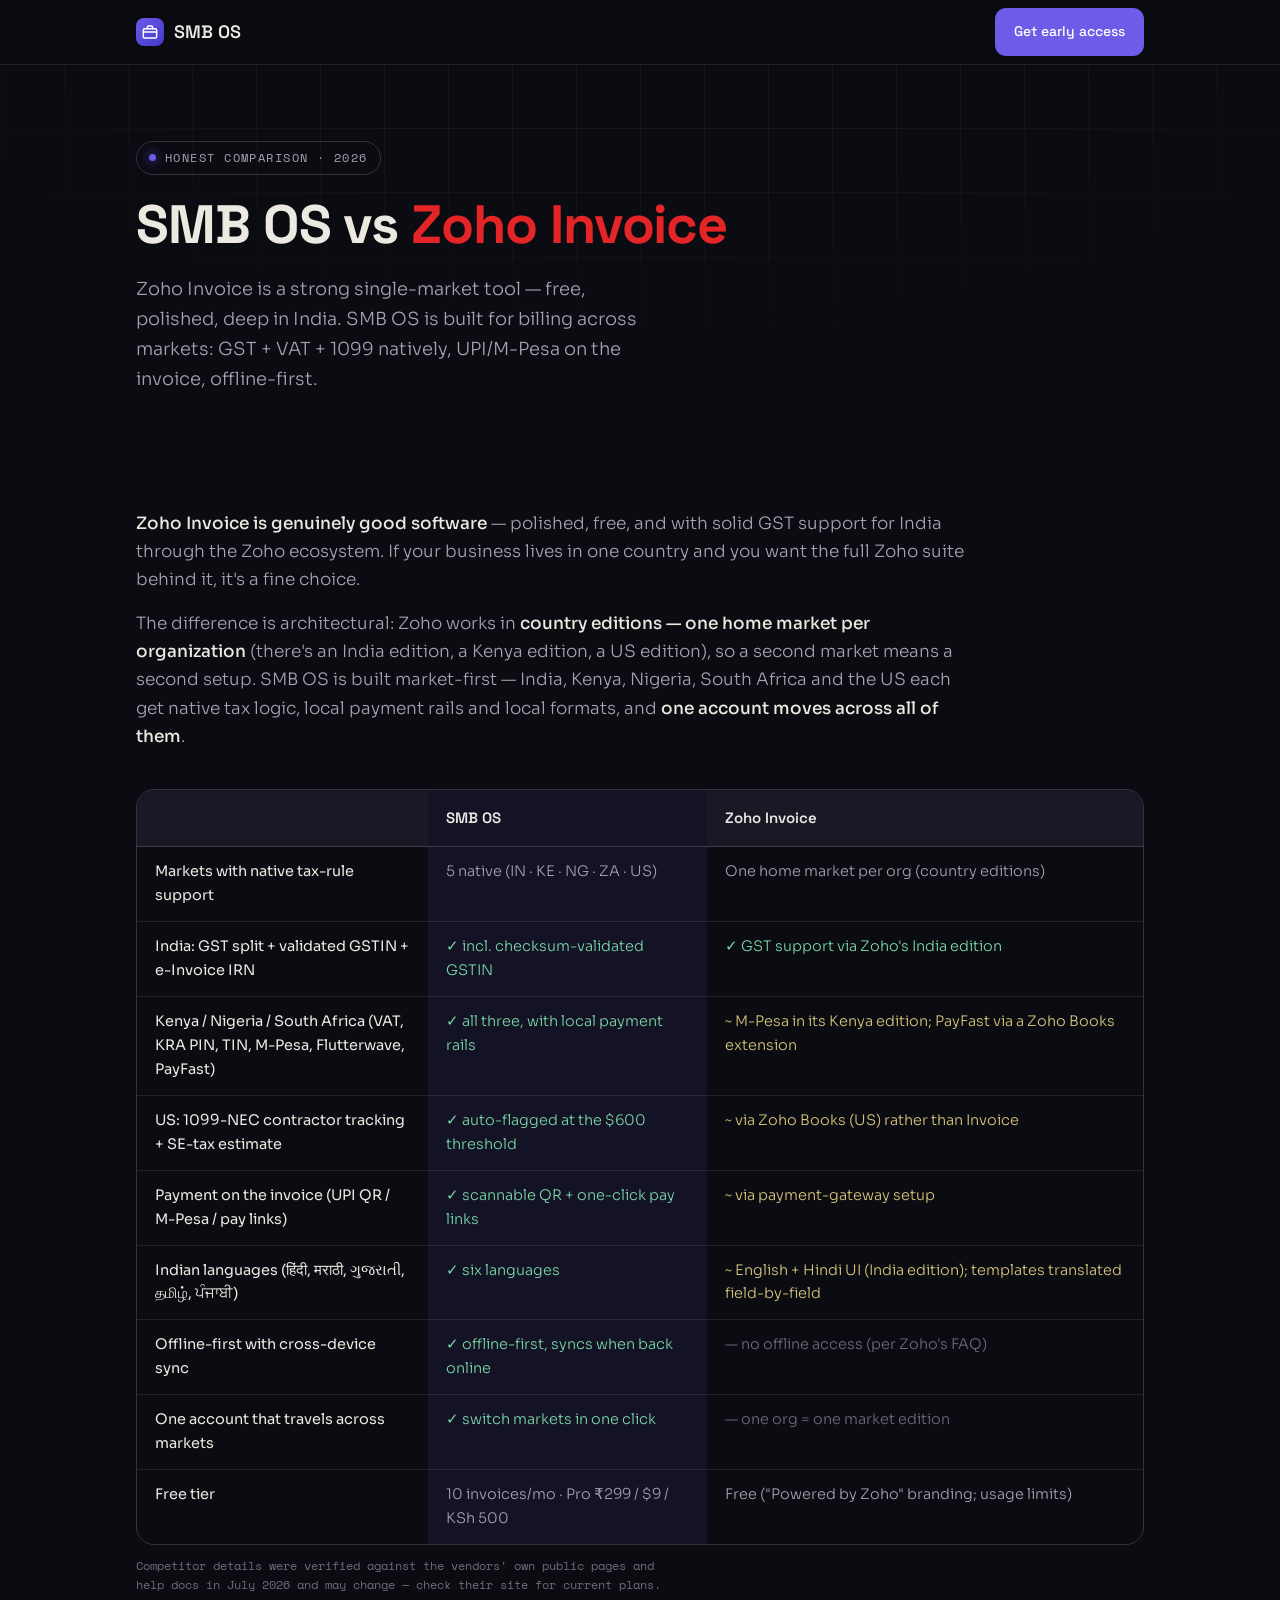
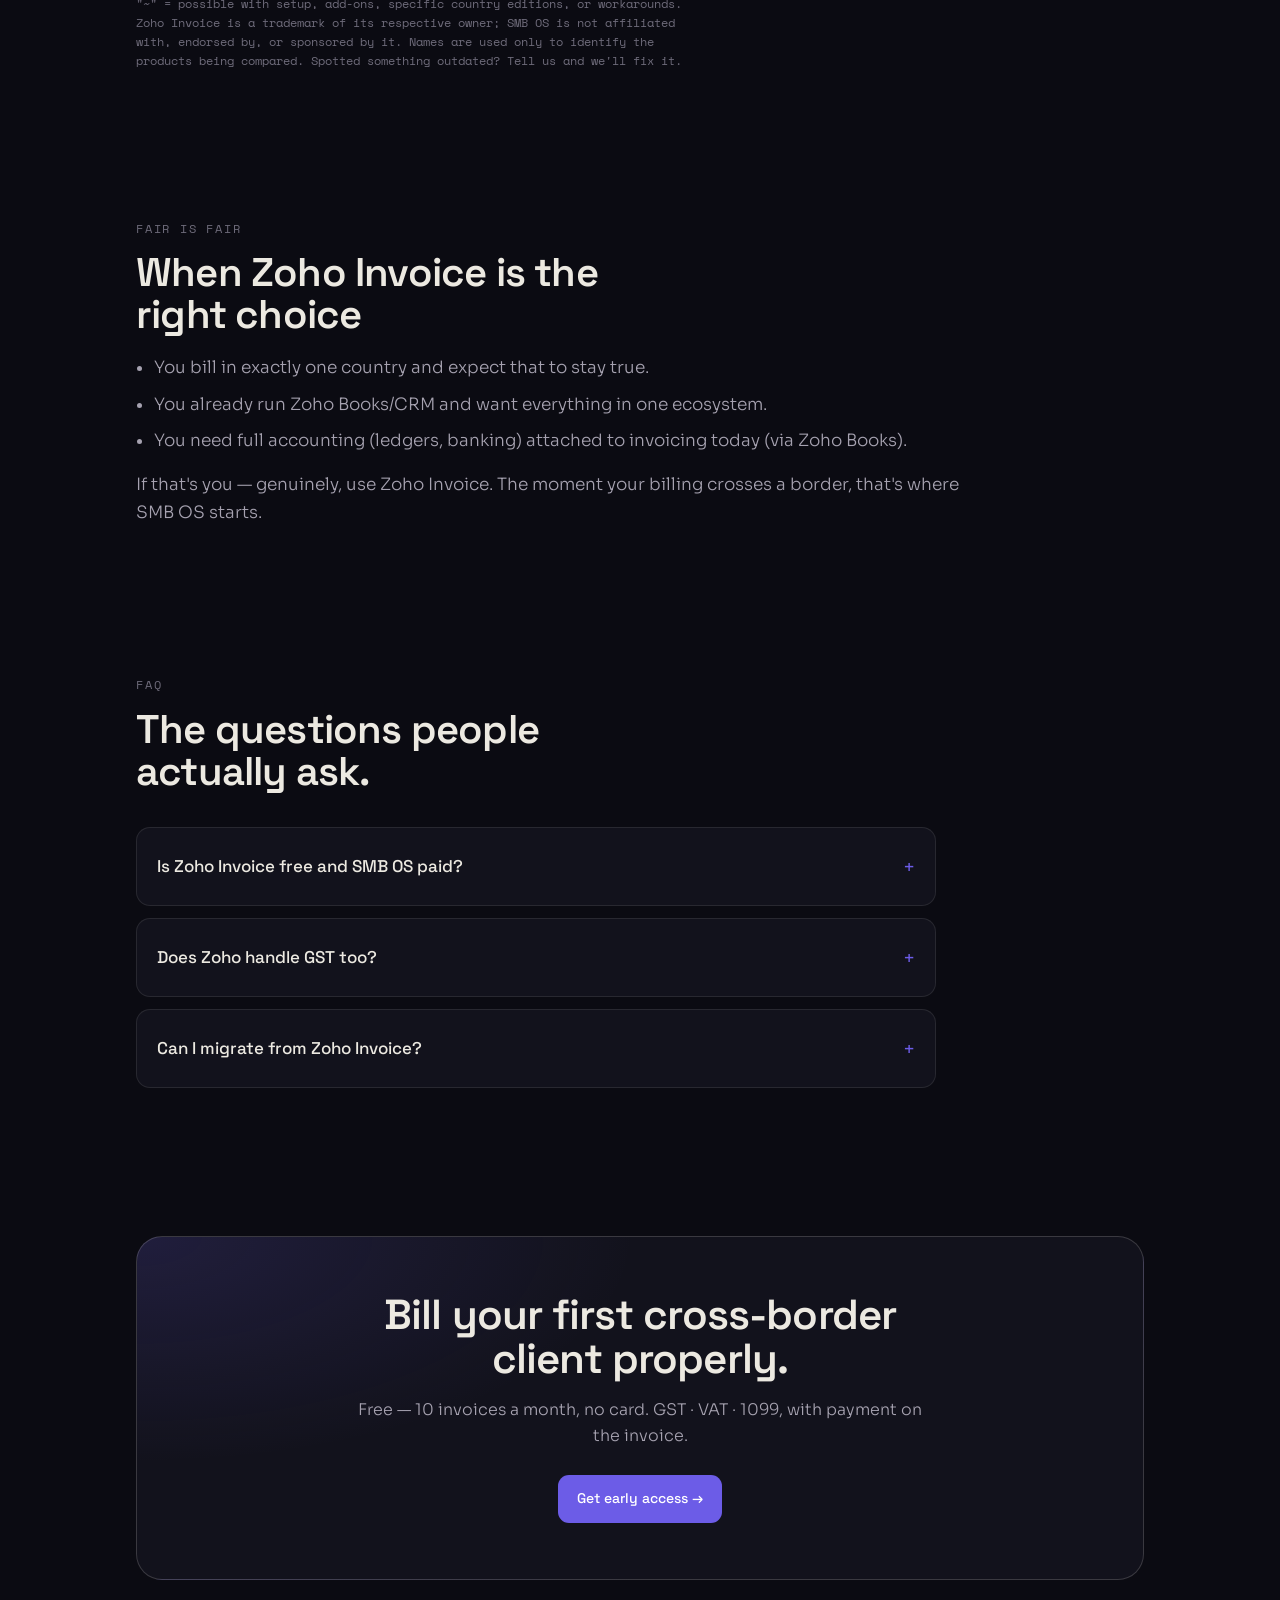
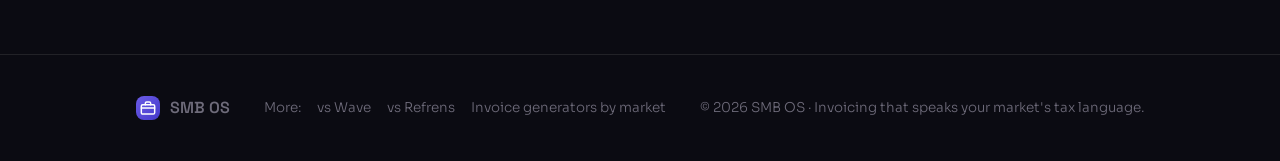
<file: compare/vs-zoho-invoice.html>
<!DOCTYPE html>
<html lang="en">
<head>
<meta charset="UTF-8"/>
<meta name="viewport" content="width=device-width, initial-scale=1.0"/>
<title>SMB OS vs Zoho Invoice (2026): multi-market invoicing compared</title>
<meta name="description" content="Zoho Invoice is a strong single-market tool — free, polished, deep in India. SMB OS is built for billing across markets: GST + VAT + 1099 natively, UPI/M-Pesa on the invoice, offline-first. An honest comparison."/>
<link rel="canonical" href="https://kaustubhtripathi-code.github.io/smb-os-site/compare/vs-zoho-invoice.html"/>
<meta property="og:title" content="SMB OS vs Zoho Invoice (2026): multi-market invoicing compared"/>
<meta property="og:description" content="Zoho Invoice is a strong single-market tool — free, polished, deep in India. SMB OS is built for billing across markets: GST + VAT + 1099 natively, UPI/M-Pesa on the invoice, offline-first. An honest comparison."/>
<meta property="og:type" content="website"/>
<meta property="og:url" content="https://kaustubhtripathi-code.github.io/smb-os-site/compare/vs-zoho-invoice.html"/>
<meta property="og:image" content="https://kaustubhtripathi-code.github.io/smb-os-site/assets/og-image.png"/>
<meta name="twitter:card" content="summary_large_image"/>
<meta name="twitter:image" content="https://kaustubhtripathi-code.github.io/smb-os-site/assets/og-image.png"/>
<link rel="icon" href="data:image/svg+xml,<svg xmlns='http://www.w3.org/2000/svg' viewBox='0 0 24 24' fill='none' stroke='%236C5CE7' stroke-width='2.4' stroke-linecap='round' stroke-linejoin='round'><rect x='2' y='7' width='20' height='14' rx='2'/><path d='M16 7V5a2 2 0 0 0-2-2h-4a2 2 0 0 0-2 2v2'/><path d='M2 12h20'/></svg>"/>
<link rel="preconnect" href="https://fonts.googleapis.com"/>
<link rel="preconnect" href="https://fonts.gstatic.com" crossorigin/>
<link href="https://fonts.googleapis.com/css2?family=Space+Grotesk:wght@400;500;600;700&family=Sora:wght@300;400;500;600&family=Space+Mono:wght@400;700&display=swap" rel="stylesheet"/>
<link rel="stylesheet" href="../market.css"/>
<style>:root{--accent:#6C5CE7}</style>
<script type="application/ld+json">{"@context":"https://schema.org","@type":"FAQPage","mainEntity":[{"@type":"Question","name":"Is Zoho Invoice free and SMB OS paid?","acceptedAnswer":{"@type":"Answer","text":"Zoho Invoice has a generous free plan. SMB OS is free for 10 invoices a month in one market; Pro (₹299 / $9 / KSh 500 per month) adds unlimited invoices, all markets, e-Invoice IRN and cross-device sync. If you bill in one market only, Zoho's free plan may genuinely be enough — our case is cross-border."}},{"@type":"Question","name":"Does Zoho handle GST too?","acceptedAnswer":{"@type":"Answer","text":"Yes — Zoho's India edition has good GST support. The difference is what happens the day you also bill a US client or a Kenyan one: with SMB OS the 1099 tracking, VAT rules, M-Pesa rails and local formats are already native in the same account."}},{"@type":"Question","name":"Can I migrate from Zoho Invoice?","acceptedAnswer":{"@type":"Answer","text":"SMB OS imports nothing automatically yet — but invoices are quick to recreate, and CSV export (QuickBooks/Xero format) means your accounting stays portable either way."}}]}</script>
</head>
<body>
<nav><div class="wrap nav">
  <a class="brand" href="../index.html"><span class="mark"><svg viewBox="0 0 24 24" fill="none" stroke="#fff" stroke-width="2.2" stroke-linecap="round" stroke-linejoin="round"><rect x="2" y="7" width="20" height="14" rx="2"/><path d="M16 7V5a2 2 0 0 0-2-2h-4a2 2 0 0 0-2 2v2"/><path d="M2 12h20"/></svg></span> SMB OS</a>
  <a href="../index.html#get" class="btn btn-a">Get early access</a>
</div></nav>

<header class="hero"><div class="wrap">
  <span class="eyebrow"><span class="dot"></span> Honest comparison · 2026</span>
  <h1 class="h1">SMB OS vs <span style="color:#E42527">Zoho Invoice</span></h1>
  <p class="lede">Zoho Invoice is a strong single-market tool — free, polished, deep in India. SMB OS is built for billing across markets: GST + VAT + 1099 natively, UPI/M-Pesa on the invoice, offline-first.</p>
</div></header>

<section style="padding-top:20px"><div class="wrap">
  <div class="prose"><p><strong>Zoho Invoice is genuinely good software</strong> — polished, free, and with solid GST support for India through the Zoho ecosystem. If your business lives in one country and you want the full Zoho suite behind it, it's a fine choice.</p><p>The difference is architectural: Zoho works in <strong>country editions — one home market per organization</strong> (there's an India edition, a Kenya edition, a US edition), so a second market means a second setup. SMB OS is built market-first — India, Kenya, Nigeria, South Africa and the US each get native tax logic, local payment rails and local formats, and <strong>one account moves across all of them</strong>.</p></div>

  <div class="cmp-scroll">
    <table class="cmp">
      <thead><tr><th></th><th class="smbcol">SMB OS</th><th>Zoho Invoice</th></tr></thead>
      <tbody>
        <tr><td>Markets with native tax-rule support</td><td class="smbcol ">5 native (IN · KE · NG · ZA · US)</td><td class="">One home market per org (country editions)</td></tr>
        <tr><td>India: GST split + validated GSTIN + e-Invoice IRN</td><td class="smbcol y">✓ incl. checksum-validated GSTIN</td><td class="y">✓ GST support via Zoho's India edition</td></tr>
        <tr><td>Kenya / Nigeria / South Africa (VAT, KRA PIN, TIN, M-Pesa, Flutterwave, PayFast)</td><td class="smbcol y">✓ all three, with local payment rails</td><td class="p">~ M-Pesa in its Kenya edition; PayFast via a Zoho Books extension</td></tr>
        <tr><td>US: 1099-NEC contractor tracking + SE-tax estimate</td><td class="smbcol y">✓ auto-flagged at the $600 threshold</td><td class="p">~ via Zoho Books (US) rather than Invoice</td></tr>
        <tr><td>Payment on the invoice (UPI QR / M-Pesa / pay links)</td><td class="smbcol y">✓ scannable QR + one-click pay links</td><td class="p">~ via payment-gateway setup</td></tr>
        <tr><td>Indian languages (हिंदी, मराठी, ગુજરાતી, தமிழ், ਪੰਜਾਬੀ)</td><td class="smbcol y">✓ six languages</td><td class="p">~ English + Hindi UI (India edition); templates translated field-by-field</td></tr>
        <tr><td>Offline-first with cross-device sync</td><td class="smbcol y">✓ offline-first, syncs when back online</td><td class="n">— no offline access (per Zoho's FAQ)</td></tr>
        <tr><td>One account that travels across markets</td><td class="smbcol y">✓ switch markets in one click</td><td class="n">— one org = one market edition</td></tr>
        <tr><td>Free tier</td><td class="smbcol ">10 invoices/mo · Pro ₹299 / $9 / KSh 500</td><td class="">Free ("Powered by Zoho" branding; usage limits)</td></tr>
      </tbody>
    </table>
  </div>
  <p class="cmp-note">Competitor details were verified against the vendors' own public pages and help docs in July 2026 and may change — check their site for current plans. "~" = possible with setup, add-ons, specific country editions, or workarounds. Zoho Invoice is a trademark of its respective owner; SMB OS is not affiliated with, endorsed by, or sponsored by it. Names are used only to identify the products being compared. Spotted something outdated? Tell us and we'll fix it.</p>
</div></section>

<section><div class="wrap">
  <div class="kicker">Fair is fair</div>
  <h2 class="h2">When Zoho Invoice is the right choice</h2>
  <div class="prose"><ul class="choose"><li>You bill in exactly one country and expect that to stay true.</li><li>You already run Zoho Books/CRM and want everything in one ecosystem.</li><li>You need full accounting (ledgers, banking) attached to invoicing today (via Zoho Books).</li></ul>
  <p>If that's you — genuinely, use Zoho Invoice. The moment your billing crosses a border, that's where SMB OS starts.</p></div>
</div></section>

<section id="faq"><div class="wrap">
  <div class="kicker">FAQ</div>
  <h2 class="h2">The questions people actually ask.</h2>
  <div class="faq">
    <details><summary>Is Zoho Invoice free and SMB OS paid?</summary><p>Zoho Invoice has a generous free plan. SMB OS is free for 10 invoices a month in one market; Pro (₹299 / $9 / KSh 500 per month) adds unlimited invoices, all markets, e-Invoice IRN and cross-device sync. If you bill in one market only, Zoho's free plan may genuinely be enough — our case is cross-border.</p></details><details><summary>Does Zoho handle GST too?</summary><p>Yes — Zoho's India edition has good GST support. The difference is what happens the day you also bill a US client or a Kenyan one: with SMB OS the 1099 tracking, VAT rules, M-Pesa rails and local formats are already native in the same account.</p></details><details><summary>Can I migrate from Zoho Invoice?</summary><p>SMB OS imports nothing automatically yet — but invoices are quick to recreate, and CSV export (QuickBooks/Xero format) means your accounting stays portable either way.</p></details>
  </div>
</div></section>

<section><div class="wrap"><div class="cta">
  <h2>Bill your first cross-border client properly.</h2>
  <p>Free — 10 invoices a month, no card. GST · VAT · 1099, with payment on the invoice.</p>
  <a href="../index.html#get" class="btn btn-a">Get early access →</a>
</div></div></section>

<footer><div class="wrap foot">
  <a class="brand" href="../index.html" style="font-size:16px"><span class="mark" style="width:24px;height:24px"><svg viewBox="0 0 24 24" fill="none" stroke="#fff" stroke-width="2.2" stroke-linecap="round" stroke-linejoin="round"><rect x="2" y="7" width="20" height="14" rx="2"/><path d="M16 7V5a2 2 0 0 0-2-2h-4a2 2 0 0 0-2 2v2"/><path d="M2 12h20"/></svg></span> SMB OS</a>
  <div class="otherm">More: <a href="./vs-wave.html">vs Wave</a><a href="./vs-refrens.html">vs Refrens</a> <a href="../markets/index.html">Invoice generators by market</a></div>
  <div>© 2026 SMB OS · Invoicing that speaks your market's tax language.</div>
</div></footer>
</body>
</html>
</file>
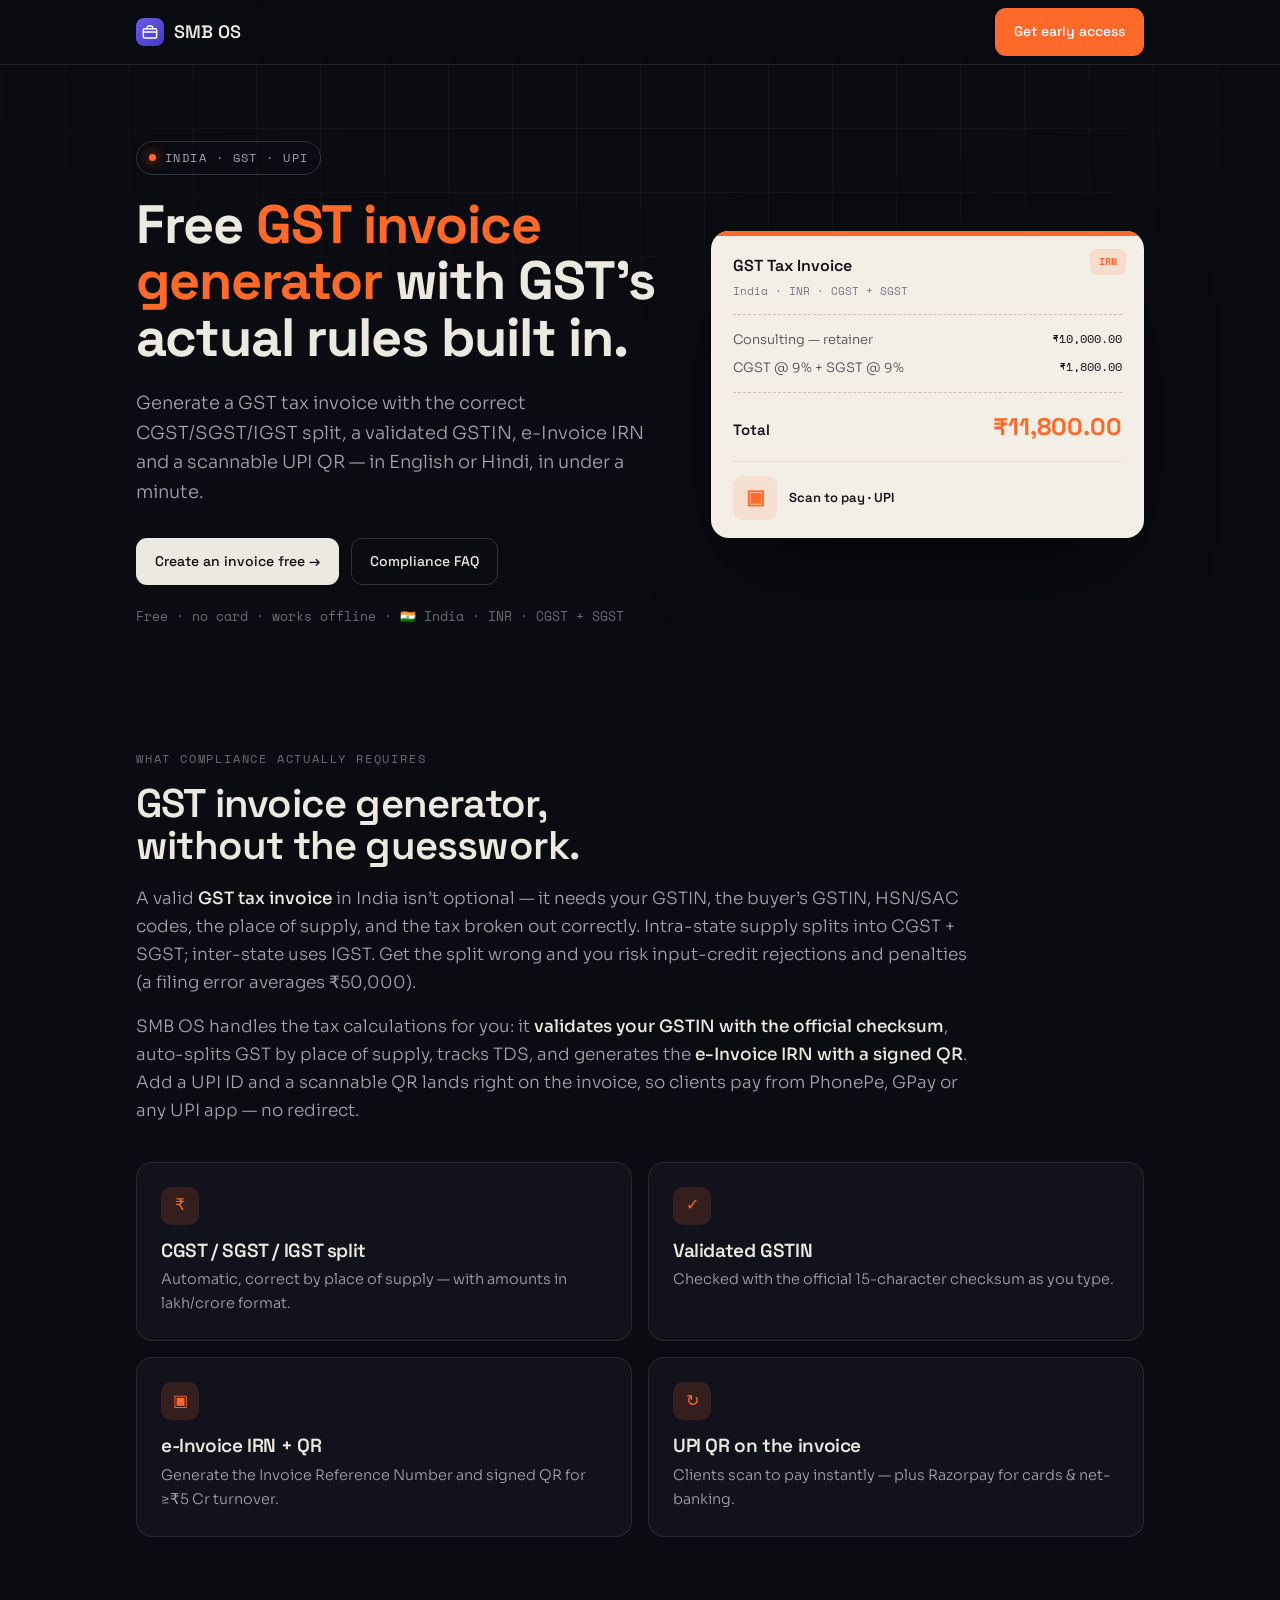
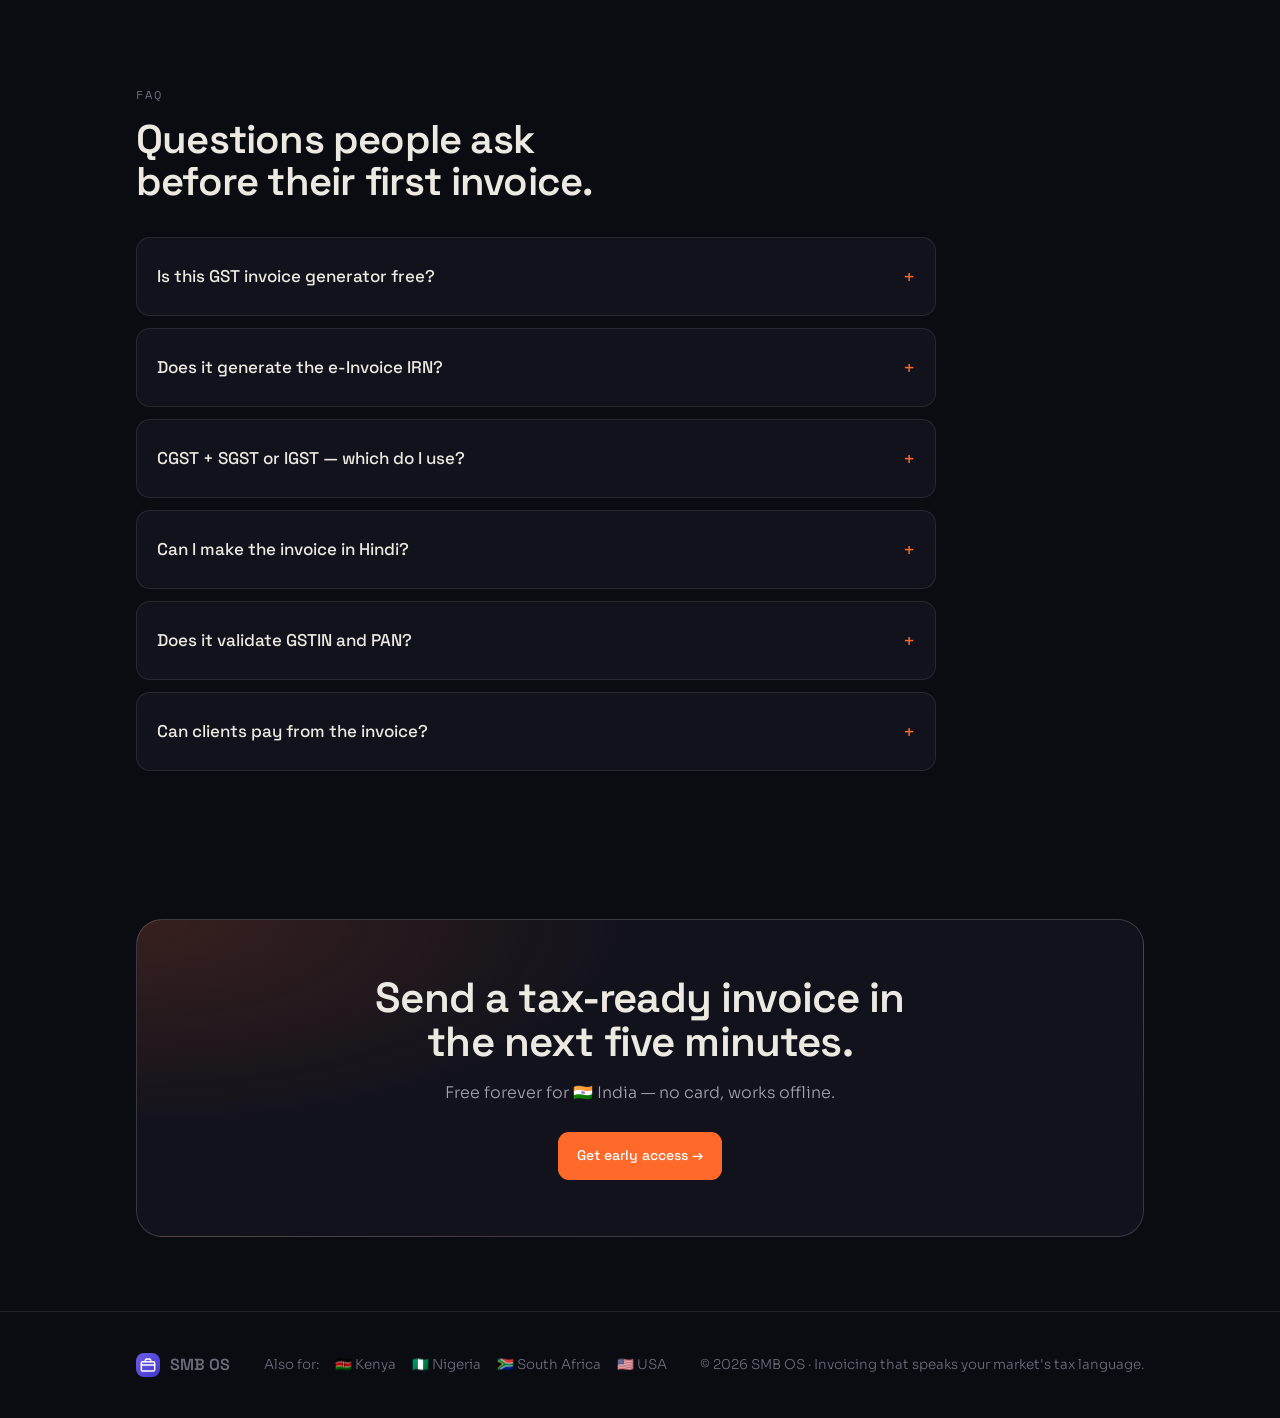
<file: markets/india.html>
<!DOCTYPE html>
<html lang="en">
<head>
<meta charset="UTF-8"/>
<meta name="viewport" content="width=device-width, initial-scale=1.0"/>
<title>Free GST Invoice Generator — GST Tax Invoices for India | SMB OS</title>
<meta name="description" content="Create GST tax invoices with the required fields in seconds. CGST/SGST/IGST split, validated GSTIN, e-Invoice IRN, HSN/SAC, and a scannable UPI QR — free, in Hindi and English."/>
<link rel="canonical" href="https://kaustubhtripathi-code.github.io/smb-os-site/markets/india.html"/>
<meta property="og:title" content="Free GST Invoice Generator — GST Tax Invoices for India | SMB OS"/>
<meta property="og:description" content="Create GST tax invoices with the required fields in seconds. CGST/SGST/IGST split, validated GSTIN, e-Invoice IRN, HSN/SAC, and a scannable UPI QR — free, in Hindi and English."/>
<meta property="og:type" content="website"/>
<meta property="og:url" content="https://kaustubhtripathi-code.github.io/smb-os-site/markets/india.html"/>
<meta property="og:image" content="https://kaustubhtripathi-code.github.io/smb-os-site/assets/og-image.png"/>
<meta name="twitter:card" content="summary_large_image"/>
<meta name="twitter:image" content="https://kaustubhtripathi-code.github.io/smb-os-site/assets/og-image.png"/>
<link rel="icon" href="data:image/svg+xml,<svg xmlns='http://www.w3.org/2000/svg' viewBox='0 0 24 24' fill='none' stroke='%236C5CE7' stroke-width='2.4' stroke-linecap='round' stroke-linejoin='round'><rect x='2' y='7' width='20' height='14' rx='2'/><path d='M16 7V5a2 2 0 0 0-2-2h-4a2 2 0 0 0-2 2v2'/><path d='M2 12h20'/></svg>"/>
<link rel="preconnect" href="https://fonts.googleapis.com"/>
<link rel="preconnect" href="https://fonts.gstatic.com" crossorigin/>
<link href="https://fonts.googleapis.com/css2?family=Space+Grotesk:wght@400;500;600;700&family=Sora:wght@300;400;500;600&family=Space+Mono:wght@400;700&display=swap" rel="stylesheet"/>
<link rel="stylesheet" href="../market.css"/>
<style>:root{--accent:#FF6A2B}</style>
<script type="application/ld+json">{"@context":"https://schema.org","@type":"FAQPage","mainEntity":[{"@type":"Question","name":"Is this GST invoice generator free?","acceptedAnswer":{"@type":"Answer","text":"Yes — 10 GST tax invoices free every month, no card needed. The Pro plan (₹299/mo) adds unlimited invoices, e-Invoice/IRN, history synced across devices and removes branding."}},{"@type":"Question","name":"Does it generate the e-Invoice IRN?","acceptedAnswer":{"@type":"Answer","text":"Yes. Once your seller GSTIN is valid, SMB OS generates the Invoice Reference Number (IRN) and a signed QR. Production submission to the IRP requires your GSP credentials."}},{"@type":"Question","name":"CGST + SGST or IGST — which do I use?","acceptedAnswer":{"@type":"Answer","text":"Intra-state supplies (buyer and seller in the same state) use CGST + SGST. Inter-state supplies use IGST. SMB OS picks the right split from the place of supply automatically."}},{"@type":"Question","name":"Can I make the invoice in Hindi?","acceptedAnswer":{"@type":"Answer","text":"Yes — the entire tool is available in Hindi, Marathi, Gujarati, Tamil, Punjabi and English."}},{"@type":"Question","name":"Does it validate GSTIN and PAN?","acceptedAnswer":{"@type":"Answer","text":"Yes. GSTIN is validated with the official base-36 checksum and PAN by format, with inline errors so you never send an invalid number."}},{"@type":"Question","name":"Can clients pay from the invoice?","acceptedAnswer":{"@type":"Answer","text":"Add your UPI ID and a scannable UPI QR appears on the invoice. Clients pay from any UPI app; Razorpay covers cards, net-banking and wallets."}}]}</script>
</head>
<body>
<nav><div class="wrap nav">
  <a class="brand" href="../index.html"><span class="mark"><svg viewBox="0 0 24 24" fill="none" stroke="#fff" stroke-width="2.2" stroke-linecap="round" stroke-linejoin="round"><rect x="2" y="7" width="20" height="14" rx="2"/><path d="M16 7V5a2 2 0 0 0-2-2h-4a2 2 0 0 0-2 2v2"/><path d="M2 12h20"/></svg></span> SMB OS</a>
  <a href="../index.html#get" class="btn btn-a">Get early access</a>
</div></nav>

<header class="hero"><div class="wrap hero-grid">
  <div>
    <span class="eyebrow"><span class="dot"></span> India · GST · UPI</span>
    <h1 class="h1">Free <span class="accent">GST invoice generator</span> with GST’s actual rules built in.</h1>
    <p class="lede">Generate a GST tax invoice with the correct CGST/SGST/IGST split, a validated GSTIN, e-Invoice IRN and a scannable UPI QR — in English or Hindi, in under a minute.</p>
    <div class="cta-row">
      <a href="../index.html#get" class="btn btn-p">Create an invoice free →</a>
      <a href="#faq" class="btn btn-g">Compliance FAQ</a>
    </div>
    <div class="mini">Free · no card · works offline · 🇮🇳 India · INR · CGST + SGST</div>
  </div>
  <div class="inv">
    <div class="chip">IRN</div>
    <div class="t">GST Tax Invoice</div><div class="s">India · INR · CGST + SGST</div>
    <div class="rows">
      <div class="r"><span>Consulting — retainer</span><span class="m">₹10,000.00</span></div><div class="r"><span>CGST @ 9% + SGST @ 9%</span><span class="m">₹1,800.00</span></div>
    </div>
    <div class="tot"><span class="l">Total</span><span class="v">₹11,800.00</span></div>
    <div class="pay"><span class="q">▣</span> Scan to pay · UPI</div>
  </div>
</div></header>

<section><div class="wrap">
  <div class="kicker">What compliance actually requires</div>
  <h2 class="h2">GST invoice generator, without the guesswork.</h2>
  <div class="prose"><p>A valid <strong>GST tax invoice</strong> in India isn’t optional — it needs your GSTIN, the buyer’s GSTIN, HSN/SAC codes, the place of supply, and the tax broken out correctly. Intra-state supply splits into CGST + SGST; inter-state uses IGST. Get the split wrong and you risk input-credit rejections and penalties (a filing error averages ₹50,000).</p><p>SMB OS handles the tax calculations for you: it <strong>validates your GSTIN with the official checksum</strong>, auto-splits GST by place of supply, tracks TDS, and generates the <strong>e-Invoice IRN with a signed QR</strong>. Add a UPI ID and a scannable QR lands right on the invoice, so clients pay from PhonePe, GPay or any UPI app — no redirect.</p></div>
  <div class="feats">
    <div class="feat"><div class="fi">₹</div><h3>CGST / SGST / IGST split</h3><p>Automatic, correct by place of supply — with amounts in lakh/crore format.</p></div><div class="feat"><div class="fi">✓</div><h3>Validated GSTIN</h3><p>Checked with the official 15-character checksum as you type.</p></div><div class="feat"><div class="fi">▣</div><h3>e-Invoice IRN + QR</h3><p>Generate the Invoice Reference Number and signed QR for ≥₹5 Cr turnover.</p></div><div class="feat"><div class="fi">↻</div><h3>UPI QR on the invoice</h3><p>Clients scan to pay instantly — plus Razorpay for cards &amp; net-banking.</p></div>
  </div>
</div></section>

<section id="faq"><div class="wrap">
  <div class="kicker">FAQ</div>
  <h2 class="h2">Questions people ask before their first invoice.</h2>
  <div class="faq">
    <details><summary>Is this GST invoice generator free?</summary><p>Yes — 10 GST tax invoices free every month, no card needed. The Pro plan (₹299/mo) adds unlimited invoices, e-Invoice/IRN, history synced across devices and removes branding.</p></details><details><summary>Does it generate the e-Invoice IRN?</summary><p>Yes. Once your seller GSTIN is valid, SMB OS generates the Invoice Reference Number (IRN) and a signed QR. Production submission to the IRP requires your GSP credentials.</p></details><details><summary>CGST + SGST or IGST — which do I use?</summary><p>Intra-state supplies (buyer and seller in the same state) use CGST + SGST. Inter-state supplies use IGST. SMB OS picks the right split from the place of supply automatically.</p></details><details><summary>Can I make the invoice in Hindi?</summary><p>Yes — the entire tool is available in Hindi, Marathi, Gujarati, Tamil, Punjabi and English.</p></details><details><summary>Does it validate GSTIN and PAN?</summary><p>Yes. GSTIN is validated with the official base-36 checksum and PAN by format, with inline errors so you never send an invalid number.</p></details><details><summary>Can clients pay from the invoice?</summary><p>Add your UPI ID and a scannable UPI QR appears on the invoice. Clients pay from any UPI app; Razorpay covers cards, net-banking and wallets.</p></details>
  </div>
</div></section>

<section><div class="wrap"><div class="cta">
  <h2>Send a tax-ready invoice in the next five minutes.</h2>
  <p>Free forever for 🇮🇳 India — no card, works offline.</p>
  <a href="../index.html#get" class="btn btn-a">Get early access →</a>
</div></div></section>

<footer><div class="wrap foot">
  <a class="brand" href="../index.html" style="font-size:16px"><span class="mark" style="width:24px;height:24px"><svg viewBox="0 0 24 24" fill="none" stroke="#fff" stroke-width="2.2" stroke-linecap="round" stroke-linejoin="round"><rect x="2" y="7" width="20" height="14" rx="2"/><path d="M16 7V5a2 2 0 0 0-2-2h-4a2 2 0 0 0-2 2v2"/><path d="M2 12h20"/></svg></span> SMB OS</a>
  <div class="otherm">Also for: <a href="./kenya.html">🇰🇪 Kenya</a><a href="./nigeria.html">🇳🇬 Nigeria</a><a href="./south-africa.html">🇿🇦 South Africa</a><a href="./usa.html">🇺🇸 USA</a></div>
  <div>© 2026 SMB OS · Invoicing that speaks your market's tax language.</div>
</div></footer>
</body>
</html>
</file>
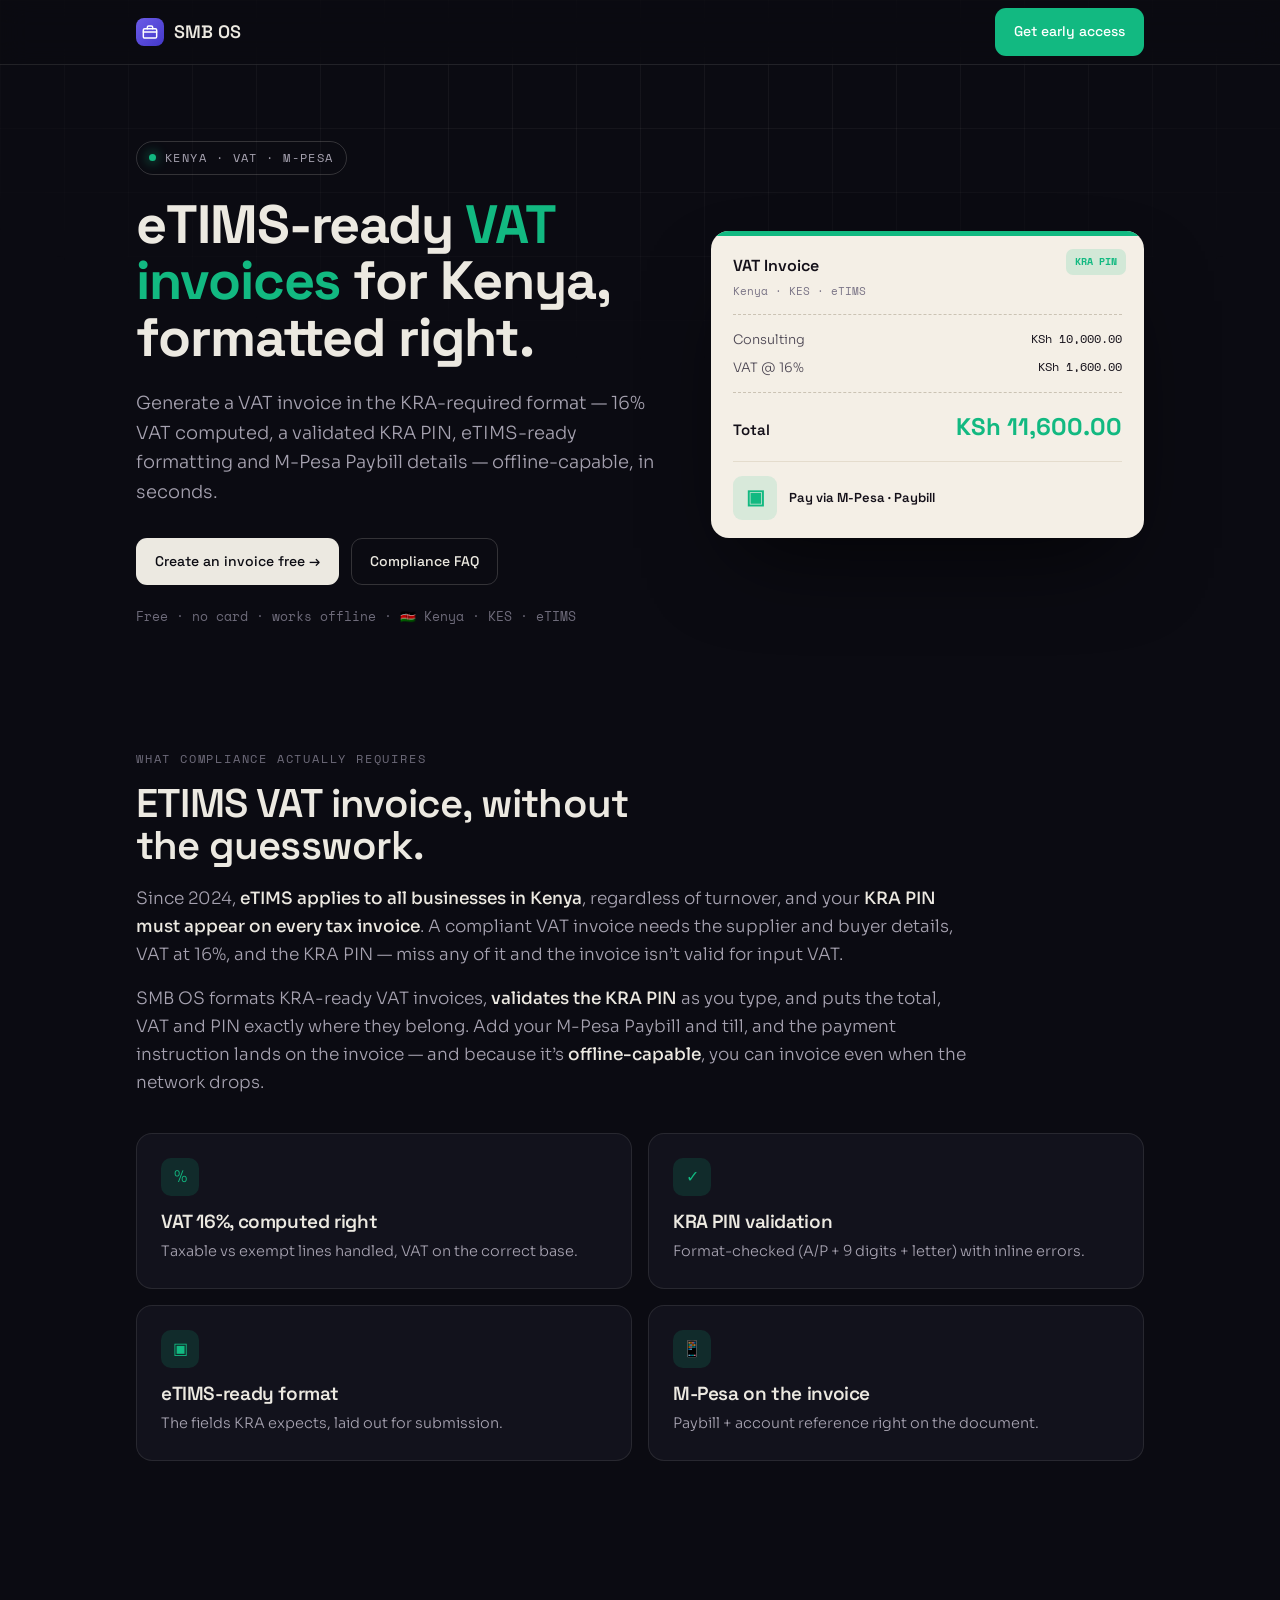
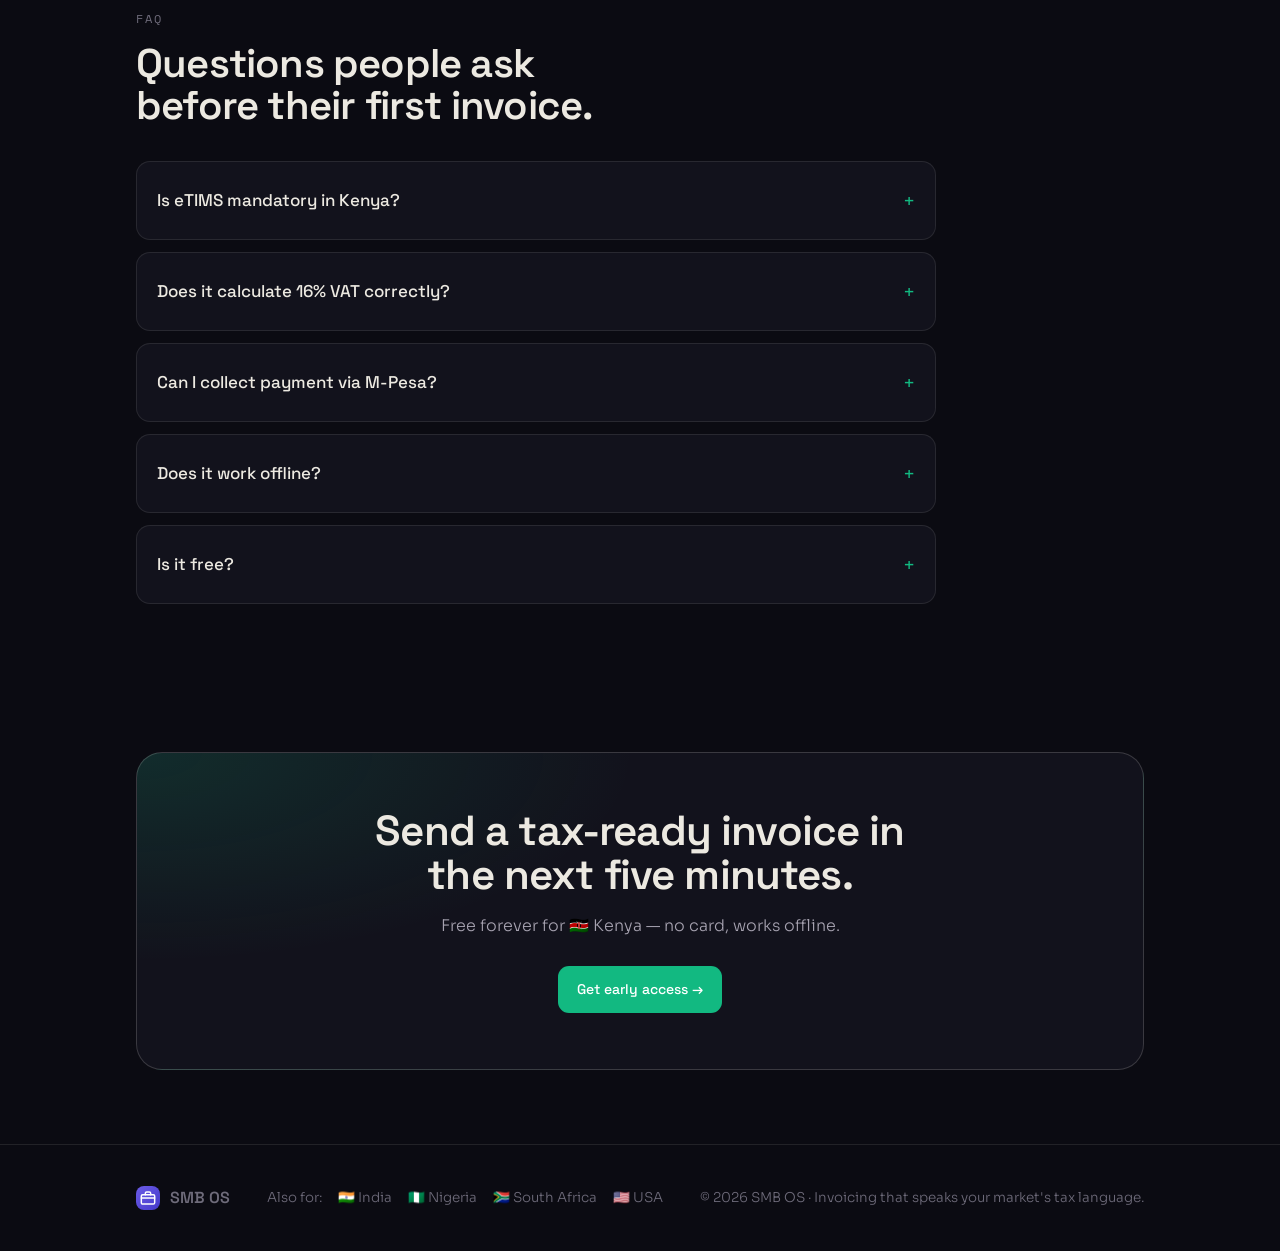
<file: markets/kenya.html>
<!DOCTYPE html>
<html lang="en">
<head>
<meta charset="UTF-8"/>
<meta name="viewport" content="width=device-width, initial-scale=1.0"/>
<title>eTIMS-Ready VAT Invoice Generator for Kenya (KRA) | SMB OS</title>
<meta name="description" content="Create VAT invoices in the KRA-required format for Kenya. 16% VAT, KRA PIN validation, eTIMS-ready format, and M-Pesa Paybill payment details — free and offline-capable."/>
<link rel="canonical" href="https://kaustubhtripathi-code.github.io/smb-os-site/markets/kenya.html"/>
<meta property="og:title" content="eTIMS-Ready VAT Invoice Generator for Kenya (KRA) | SMB OS"/>
<meta property="og:description" content="Create VAT invoices in the KRA-required format for Kenya. 16% VAT, KRA PIN validation, eTIMS-ready format, and M-Pesa Paybill payment details — free and offline-capable."/>
<meta property="og:type" content="website"/>
<meta property="og:url" content="https://kaustubhtripathi-code.github.io/smb-os-site/markets/kenya.html"/>
<meta property="og:image" content="https://kaustubhtripathi-code.github.io/smb-os-site/assets/og-image.png"/>
<meta name="twitter:card" content="summary_large_image"/>
<meta name="twitter:image" content="https://kaustubhtripathi-code.github.io/smb-os-site/assets/og-image.png"/>
<link rel="icon" href="data:image/svg+xml,<svg xmlns='http://www.w3.org/2000/svg' viewBox='0 0 24 24' fill='none' stroke='%236C5CE7' stroke-width='2.4' stroke-linecap='round' stroke-linejoin='round'><rect x='2' y='7' width='20' height='14' rx='2'/><path d='M16 7V5a2 2 0 0 0-2-2h-4a2 2 0 0 0-2 2v2'/><path d='M2 12h20'/></svg>"/>
<link rel="preconnect" href="https://fonts.googleapis.com"/>
<link rel="preconnect" href="https://fonts.gstatic.com" crossorigin/>
<link href="https://fonts.googleapis.com/css2?family=Space+Grotesk:wght@400;500;600;700&family=Sora:wght@300;400;500;600&family=Space+Mono:wght@400;700&display=swap" rel="stylesheet"/>
<link rel="stylesheet" href="../market.css"/>
<style>:root{--accent:#12B981}</style>
<script type="application/ld+json">{"@context":"https://schema.org","@type":"FAQPage","mainEntity":[{"@type":"Question","name":"Is eTIMS mandatory in Kenya?","acceptedAnswer":{"@type":"Answer","text":"Yes — since 2024 eTIMS applies to all businesses regardless of turnover, and your KRA PIN must appear on every tax invoice. SMB OS formats KRA-ready invoices with the PIN included."}},{"@type":"Question","name":"Does it calculate 16% VAT correctly?","acceptedAnswer":{"@type":"Answer","text":"Yes. VAT is computed at 16% on the taxable base, with VAT-exempt line items handled separately."}},{"@type":"Question","name":"Can I collect payment via M-Pesa?","acceptedAnswer":{"@type":"Answer","text":"Yes. Add your M-Pesa Paybill and account reference and the payment instruction appears on the invoice; Flutterwave covers cards and mobile money."}},{"@type":"Question","name":"Does it work offline?","acceptedAnswer":{"@type":"Answer","text":"Yes. SMB OS is offline-capable — you can build and save invoices without a connection and they persist on your device."}},{"@type":"Question","name":"Is it free?","acceptedAnswer":{"@type":"Answer","text":"Yes — 10 VAT invoices free every month. Pro (KSh 500/mo) adds unlimited invoices, history synced across devices, status tracking and removes branding."}}]}</script>
</head>
<body>
<nav><div class="wrap nav">
  <a class="brand" href="../index.html"><span class="mark"><svg viewBox="0 0 24 24" fill="none" stroke="#fff" stroke-width="2.2" stroke-linecap="round" stroke-linejoin="round"><rect x="2" y="7" width="20" height="14" rx="2"/><path d="M16 7V5a2 2 0 0 0-2-2h-4a2 2 0 0 0-2 2v2"/><path d="M2 12h20"/></svg></span> SMB OS</a>
  <a href="../index.html#get" class="btn btn-a">Get early access</a>
</div></nav>

<header class="hero"><div class="wrap hero-grid">
  <div>
    <span class="eyebrow"><span class="dot"></span> Kenya · VAT · M-Pesa</span>
    <h1 class="h1">eTIMS-ready <span class="accent">VAT invoices</span> for Kenya, formatted right.</h1>
    <p class="lede">Generate a VAT invoice in the KRA-required format — 16% VAT computed, a validated KRA PIN, eTIMS-ready formatting and M-Pesa Paybill details — offline-capable, in seconds.</p>
    <div class="cta-row">
      <a href="../index.html#get" class="btn btn-p">Create an invoice free →</a>
      <a href="#faq" class="btn btn-g">Compliance FAQ</a>
    </div>
    <div class="mini">Free · no card · works offline · 🇰🇪 Kenya · KES · eTIMS</div>
  </div>
  <div class="inv">
    <div class="chip">KRA PIN</div>
    <div class="t">VAT Invoice</div><div class="s">Kenya · KES · eTIMS</div>
    <div class="rows">
      <div class="r"><span>Consulting</span><span class="m">KSh 10,000.00</span></div><div class="r"><span>VAT @ 16%</span><span class="m">KSh 1,600.00</span></div>
    </div>
    <div class="tot"><span class="l">Total</span><span class="v">KSh 11,600.00</span></div>
    <div class="pay"><span class="q">▣</span> Pay via M-Pesa · Paybill</div>
  </div>
</div></header>

<section><div class="wrap">
  <div class="kicker">What compliance actually requires</div>
  <h2 class="h2">ETIMS VAT invoice, without the guesswork.</h2>
  <div class="prose"><p>Since 2024, <strong>eTIMS applies to all businesses in Kenya</strong>, regardless of turnover, and your <strong>KRA PIN must appear on every tax invoice</strong>. A compliant VAT invoice needs the supplier and buyer details, VAT at 16%, and the KRA PIN — miss any of it and the invoice isn’t valid for input VAT.</p><p>SMB OS formats KRA-ready VAT invoices, <strong>validates the KRA PIN</strong> as you type, and puts the total, VAT and PIN exactly where they belong. Add your M-Pesa Paybill and till, and the payment instruction lands on the invoice — and because it’s <strong>offline-capable</strong>, you can invoice even when the network drops.</p></div>
  <div class="feats">
    <div class="feat"><div class="fi">%</div><h3>VAT 16%, computed right</h3><p>Taxable vs exempt lines handled, VAT on the correct base.</p></div><div class="feat"><div class="fi">✓</div><h3>KRA PIN validation</h3><p>Format-checked (A/P + 9 digits + letter) with inline errors.</p></div><div class="feat"><div class="fi">▣</div><h3>eTIMS-ready format</h3><p>The fields KRA expects, laid out for submission.</p></div><div class="feat"><div class="fi">📱</div><h3>M-Pesa on the invoice</h3><p>Paybill + account reference right on the document.</p></div>
  </div>
</div></section>

<section id="faq"><div class="wrap">
  <div class="kicker">FAQ</div>
  <h2 class="h2">Questions people ask before their first invoice.</h2>
  <div class="faq">
    <details><summary>Is eTIMS mandatory in Kenya?</summary><p>Yes — since 2024 eTIMS applies to all businesses regardless of turnover, and your KRA PIN must appear on every tax invoice. SMB OS formats KRA-ready invoices with the PIN included.</p></details><details><summary>Does it calculate 16% VAT correctly?</summary><p>Yes. VAT is computed at 16% on the taxable base, with VAT-exempt line items handled separately.</p></details><details><summary>Can I collect payment via M-Pesa?</summary><p>Yes. Add your M-Pesa Paybill and account reference and the payment instruction appears on the invoice; Flutterwave covers cards and mobile money.</p></details><details><summary>Does it work offline?</summary><p>Yes. SMB OS is offline-capable — you can build and save invoices without a connection and they persist on your device.</p></details><details><summary>Is it free?</summary><p>Yes — 10 VAT invoices free every month. Pro (KSh 500/mo) adds unlimited invoices, history synced across devices, status tracking and removes branding.</p></details>
  </div>
</div></section>

<section><div class="wrap"><div class="cta">
  <h2>Send a tax-ready invoice in the next five minutes.</h2>
  <p>Free forever for 🇰🇪 Kenya — no card, works offline.</p>
  <a href="../index.html#get" class="btn btn-a">Get early access →</a>
</div></div></section>

<footer><div class="wrap foot">
  <a class="brand" href="../index.html" style="font-size:16px"><span class="mark" style="width:24px;height:24px"><svg viewBox="0 0 24 24" fill="none" stroke="#fff" stroke-width="2.2" stroke-linecap="round" stroke-linejoin="round"><rect x="2" y="7" width="20" height="14" rx="2"/><path d="M16 7V5a2 2 0 0 0-2-2h-4a2 2 0 0 0-2 2v2"/><path d="M2 12h20"/></svg></span> SMB OS</a>
  <div class="otherm">Also for: <a href="./india.html">🇮🇳 India</a><a href="./nigeria.html">🇳🇬 Nigeria</a><a href="./south-africa.html">🇿🇦 South Africa</a><a href="./usa.html">🇺🇸 USA</a></div>
  <div>© 2026 SMB OS · Invoicing that speaks your market's tax language.</div>
</div></footer>
</body>
</html>
</file>
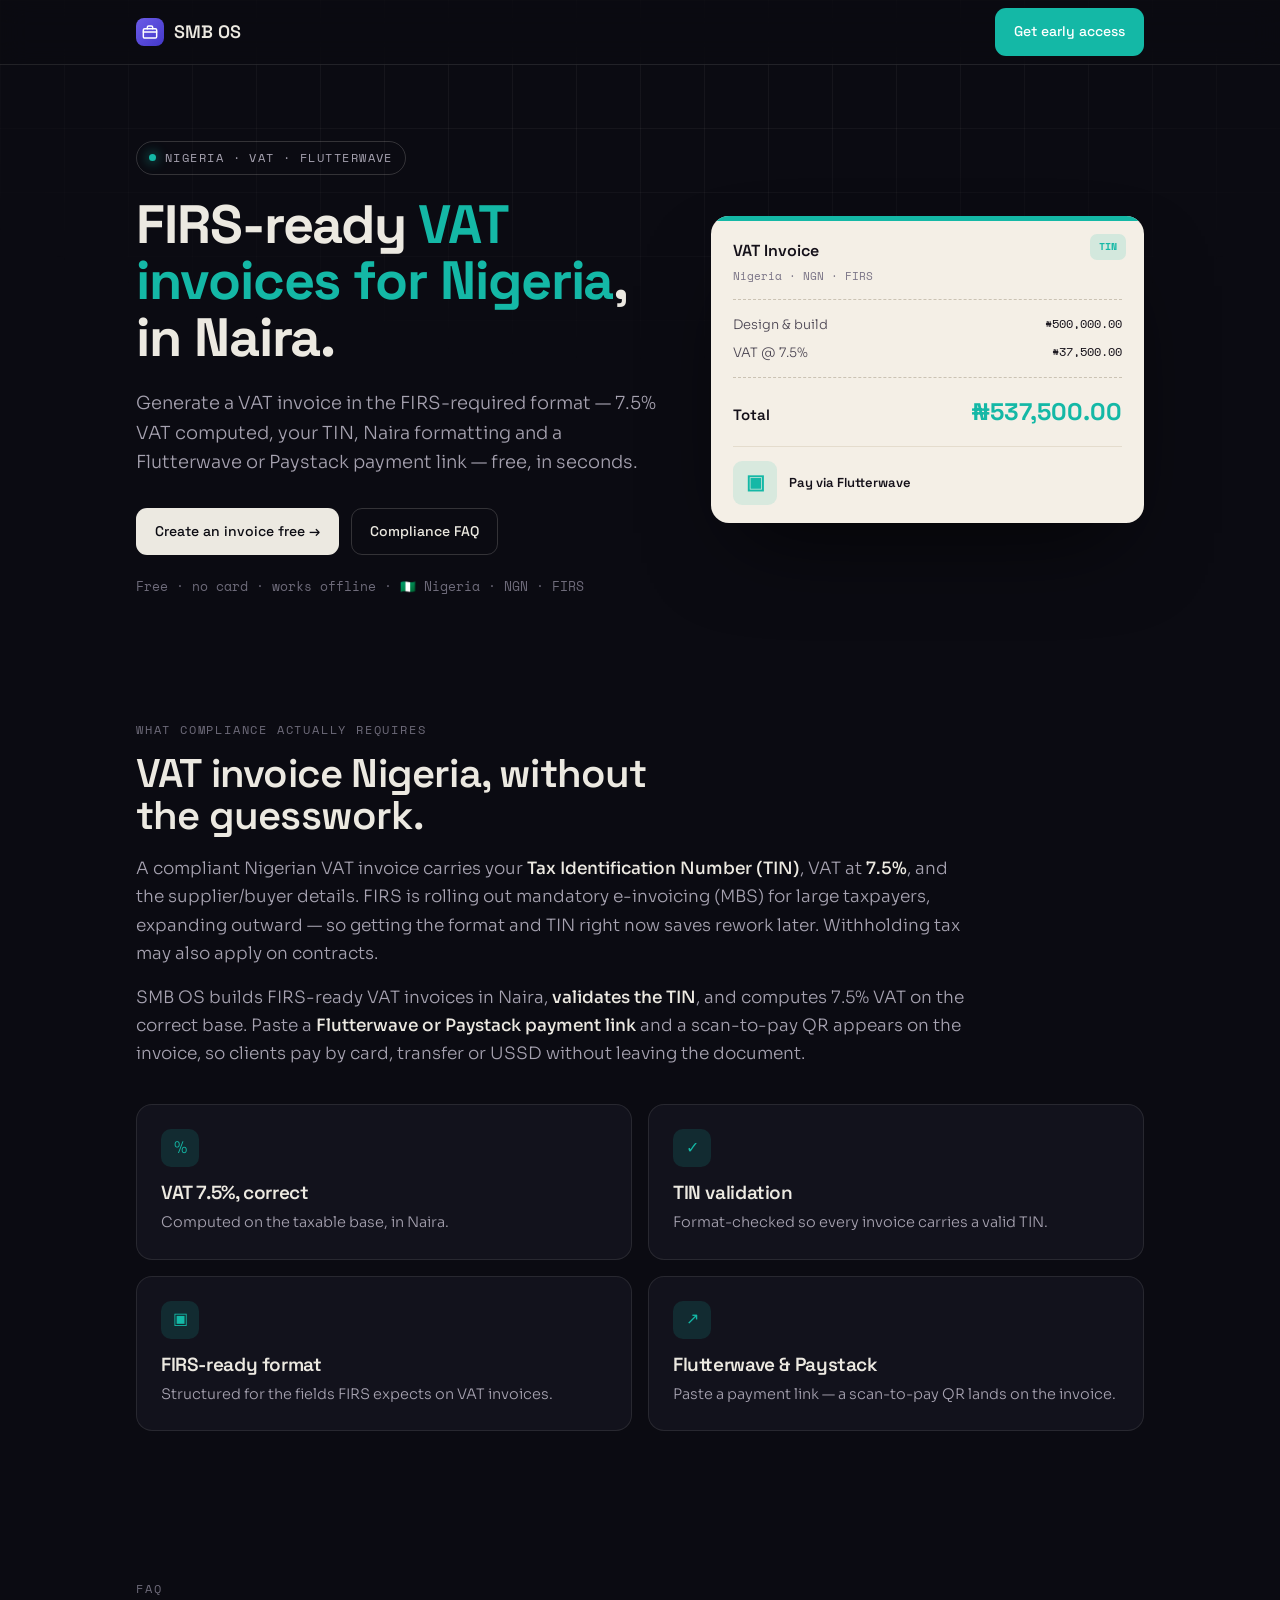
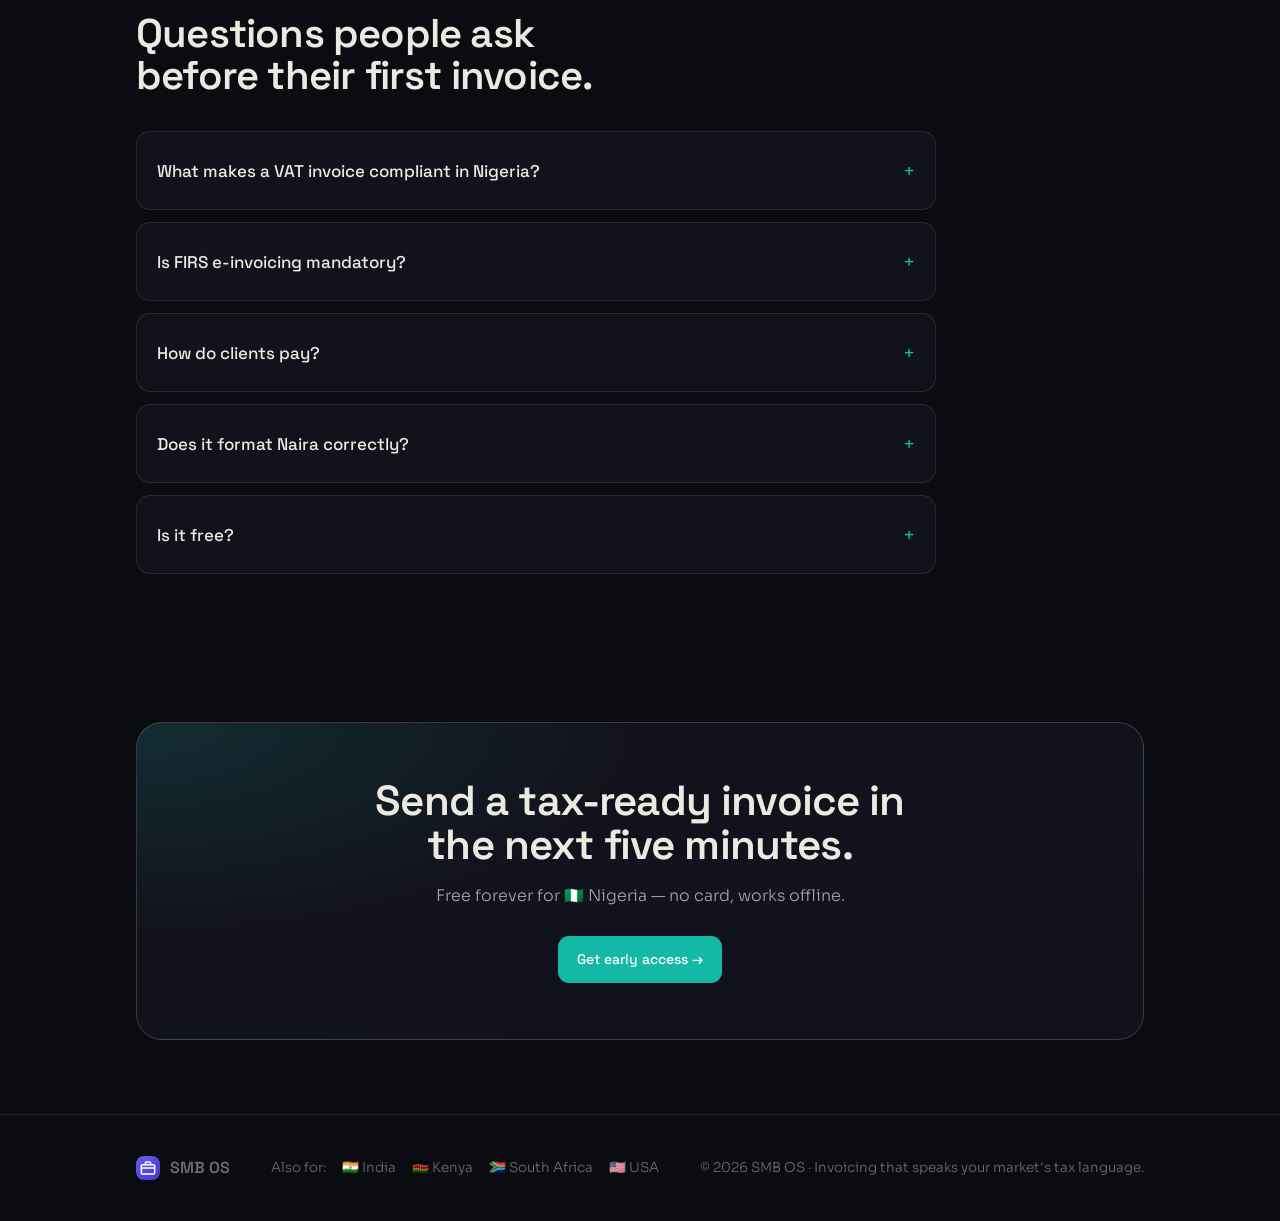
<file: markets/nigeria.html>
<!DOCTYPE html>
<html lang="en">
<head>
<meta charset="UTF-8"/>
<meta name="viewport" content="width=device-width, initial-scale=1.0"/>
<title>VAT Invoice Generator for Nigeria (FIRS / TIN) | SMB OS</title>
<meta name="description" content="Create VAT invoices in the FIRS-required format for Nigeria. 7.5% VAT, TIN on every invoice, Flutterwave &amp; Paystack payment links, in Naira — free."/>
<link rel="canonical" href="https://kaustubhtripathi-code.github.io/smb-os-site/markets/nigeria.html"/>
<meta property="og:title" content="VAT Invoice Generator for Nigeria (FIRS / TIN) | SMB OS"/>
<meta property="og:description" content="Create VAT invoices in the FIRS-required format for Nigeria. 7.5% VAT, TIN on every invoice, Flutterwave &amp; Paystack payment links, in Naira — free."/>
<meta property="og:type" content="website"/>
<meta property="og:url" content="https://kaustubhtripathi-code.github.io/smb-os-site/markets/nigeria.html"/>
<meta property="og:image" content="https://kaustubhtripathi-code.github.io/smb-os-site/assets/og-image.png"/>
<meta name="twitter:card" content="summary_large_image"/>
<meta name="twitter:image" content="https://kaustubhtripathi-code.github.io/smb-os-site/assets/og-image.png"/>
<link rel="icon" href="data:image/svg+xml,<svg xmlns='http://www.w3.org/2000/svg' viewBox='0 0 24 24' fill='none' stroke='%236C5CE7' stroke-width='2.4' stroke-linecap='round' stroke-linejoin='round'><rect x='2' y='7' width='20' height='14' rx='2'/><path d='M16 7V5a2 2 0 0 0-2-2h-4a2 2 0 0 0-2 2v2'/><path d='M2 12h20'/></svg>"/>
<link rel="preconnect" href="https://fonts.googleapis.com"/>
<link rel="preconnect" href="https://fonts.gstatic.com" crossorigin/>
<link href="https://fonts.googleapis.com/css2?family=Space+Grotesk:wght@400;500;600;700&family=Sora:wght@300;400;500;600&family=Space+Mono:wght@400;700&display=swap" rel="stylesheet"/>
<link rel="stylesheet" href="../market.css"/>
<style>:root{--accent:#14B8A6}</style>
<script type="application/ld+json">{"@context":"https://schema.org","@type":"FAQPage","mainEntity":[{"@type":"Question","name":"What makes a VAT invoice compliant in Nigeria?","acceptedAnswer":{"@type":"Answer","text":"It must include your TIN, VAT at 7.5%, and supplier/buyer details. SMB OS validates the TIN and formats the invoice for FIRS."}},{"@type":"Question","name":"Is FIRS e-invoicing mandatory?","acceptedAnswer":{"@type":"Answer","text":"FIRS MBS e-invoicing is mandatory for large taxpayers and expanding. SMB OS produces FIRS-ready invoices today so you’re prepared as it widens."}},{"@type":"Question","name":"How do clients pay?","acceptedAnswer":{"@type":"Answer","text":"Paste a Flutterwave or Paystack payment link and a scan-to-pay QR appears on the invoice — clients pay by card, bank transfer or USSD."}},{"@type":"Question","name":"Does it format Naira correctly?","acceptedAnswer":{"@type":"Answer","text":"Yes, amounts are formatted in ₦ NGN with proper separators."}},{"@type":"Question","name":"Is it free?","acceptedAnswer":{"@type":"Answer","text":"Yes — 10 invoices free every month. Pro adds unlimited invoices, synced history and removes branding across all markets."}}]}</script>
</head>
<body>
<nav><div class="wrap nav">
  <a class="brand" href="../index.html"><span class="mark"><svg viewBox="0 0 24 24" fill="none" stroke="#fff" stroke-width="2.2" stroke-linecap="round" stroke-linejoin="round"><rect x="2" y="7" width="20" height="14" rx="2"/><path d="M16 7V5a2 2 0 0 0-2-2h-4a2 2 0 0 0-2 2v2"/><path d="M2 12h20"/></svg></span> SMB OS</a>
  <a href="../index.html#get" class="btn btn-a">Get early access</a>
</div></nav>

<header class="hero"><div class="wrap hero-grid">
  <div>
    <span class="eyebrow"><span class="dot"></span> Nigeria · VAT · Flutterwave</span>
    <h1 class="h1">FIRS-ready <span class="accent">VAT invoices for Nigeria</span>, in Naira.</h1>
    <p class="lede">Generate a VAT invoice in the FIRS-required format — 7.5% VAT computed, your TIN, Naira formatting and a Flutterwave or Paystack payment link — free, in seconds.</p>
    <div class="cta-row">
      <a href="../index.html#get" class="btn btn-p">Create an invoice free →</a>
      <a href="#faq" class="btn btn-g">Compliance FAQ</a>
    </div>
    <div class="mini">Free · no card · works offline · 🇳🇬 Nigeria · NGN · FIRS</div>
  </div>
  <div class="inv">
    <div class="chip">TIN</div>
    <div class="t">VAT Invoice</div><div class="s">Nigeria · NGN · FIRS</div>
    <div class="rows">
      <div class="r"><span>Design &amp; build</span><span class="m">₦500,000.00</span></div><div class="r"><span>VAT @ 7.5%</span><span class="m">₦37,500.00</span></div>
    </div>
    <div class="tot"><span class="l">Total</span><span class="v">₦537,500.00</span></div>
    <div class="pay"><span class="q">▣</span> Pay via Flutterwave</div>
  </div>
</div></header>

<section><div class="wrap">
  <div class="kicker">What compliance actually requires</div>
  <h2 class="h2">VAT invoice Nigeria, without the guesswork.</h2>
  <div class="prose"><p>A compliant Nigerian VAT invoice carries your <strong>Tax Identification Number (TIN)</strong>, VAT at <strong>7.5%</strong>, and the supplier/buyer details. FIRS is rolling out mandatory e-invoicing (MBS) for large taxpayers, expanding outward — so getting the format and TIN right now saves rework later. Withholding tax may also apply on contracts.</p><p>SMB OS builds FIRS-ready VAT invoices in Naira, <strong>validates the TIN</strong>, and computes 7.5% VAT on the correct base. Paste a <strong>Flutterwave or Paystack payment link</strong> and a scan-to-pay QR appears on the invoice, so clients pay by card, transfer or USSD without leaving the document.</p></div>
  <div class="feats">
    <div class="feat"><div class="fi">%</div><h3>VAT 7.5%, correct</h3><p>Computed on the taxable base, in Naira.</p></div><div class="feat"><div class="fi">✓</div><h3>TIN validation</h3><p>Format-checked so every invoice carries a valid TIN.</p></div><div class="feat"><div class="fi">▣</div><h3>FIRS-ready format</h3><p>Structured for the fields FIRS expects on VAT invoices.</p></div><div class="feat"><div class="fi">↗</div><h3>Flutterwave &amp; Paystack</h3><p>Paste a payment link — a scan-to-pay QR lands on the invoice.</p></div>
  </div>
</div></section>

<section id="faq"><div class="wrap">
  <div class="kicker">FAQ</div>
  <h2 class="h2">Questions people ask before their first invoice.</h2>
  <div class="faq">
    <details><summary>What makes a VAT invoice compliant in Nigeria?</summary><p>It must include your TIN, VAT at 7.5%, and supplier/buyer details. SMB OS validates the TIN and formats the invoice for FIRS.</p></details><details><summary>Is FIRS e-invoicing mandatory?</summary><p>FIRS MBS e-invoicing is mandatory for large taxpayers and expanding. SMB OS produces FIRS-ready invoices today so you’re prepared as it widens.</p></details><details><summary>How do clients pay?</summary><p>Paste a Flutterwave or Paystack payment link and a scan-to-pay QR appears on the invoice — clients pay by card, bank transfer or USSD.</p></details><details><summary>Does it format Naira correctly?</summary><p>Yes, amounts are formatted in ₦ NGN with proper separators.</p></details><details><summary>Is it free?</summary><p>Yes — 10 invoices free every month. Pro adds unlimited invoices, synced history and removes branding across all markets.</p></details>
  </div>
</div></section>

<section><div class="wrap"><div class="cta">
  <h2>Send a tax-ready invoice in the next five minutes.</h2>
  <p>Free forever for 🇳🇬 Nigeria — no card, works offline.</p>
  <a href="../index.html#get" class="btn btn-a">Get early access →</a>
</div></div></section>

<footer><div class="wrap foot">
  <a class="brand" href="../index.html" style="font-size:16px"><span class="mark" style="width:24px;height:24px"><svg viewBox="0 0 24 24" fill="none" stroke="#fff" stroke-width="2.2" stroke-linecap="round" stroke-linejoin="round"><rect x="2" y="7" width="20" height="14" rx="2"/><path d="M16 7V5a2 2 0 0 0-2-2h-4a2 2 0 0 0-2 2v2"/><path d="M2 12h20"/></svg></span> SMB OS</a>
  <div class="otherm">Also for: <a href="./india.html">🇮🇳 India</a><a href="./kenya.html">🇰🇪 Kenya</a><a href="./south-africa.html">🇿🇦 South Africa</a><a href="./usa.html">🇺🇸 USA</a></div>
  <div>© 2026 SMB OS · Invoicing that speaks your market's tax language.</div>
</div></footer>
</body>
</html>
</file>
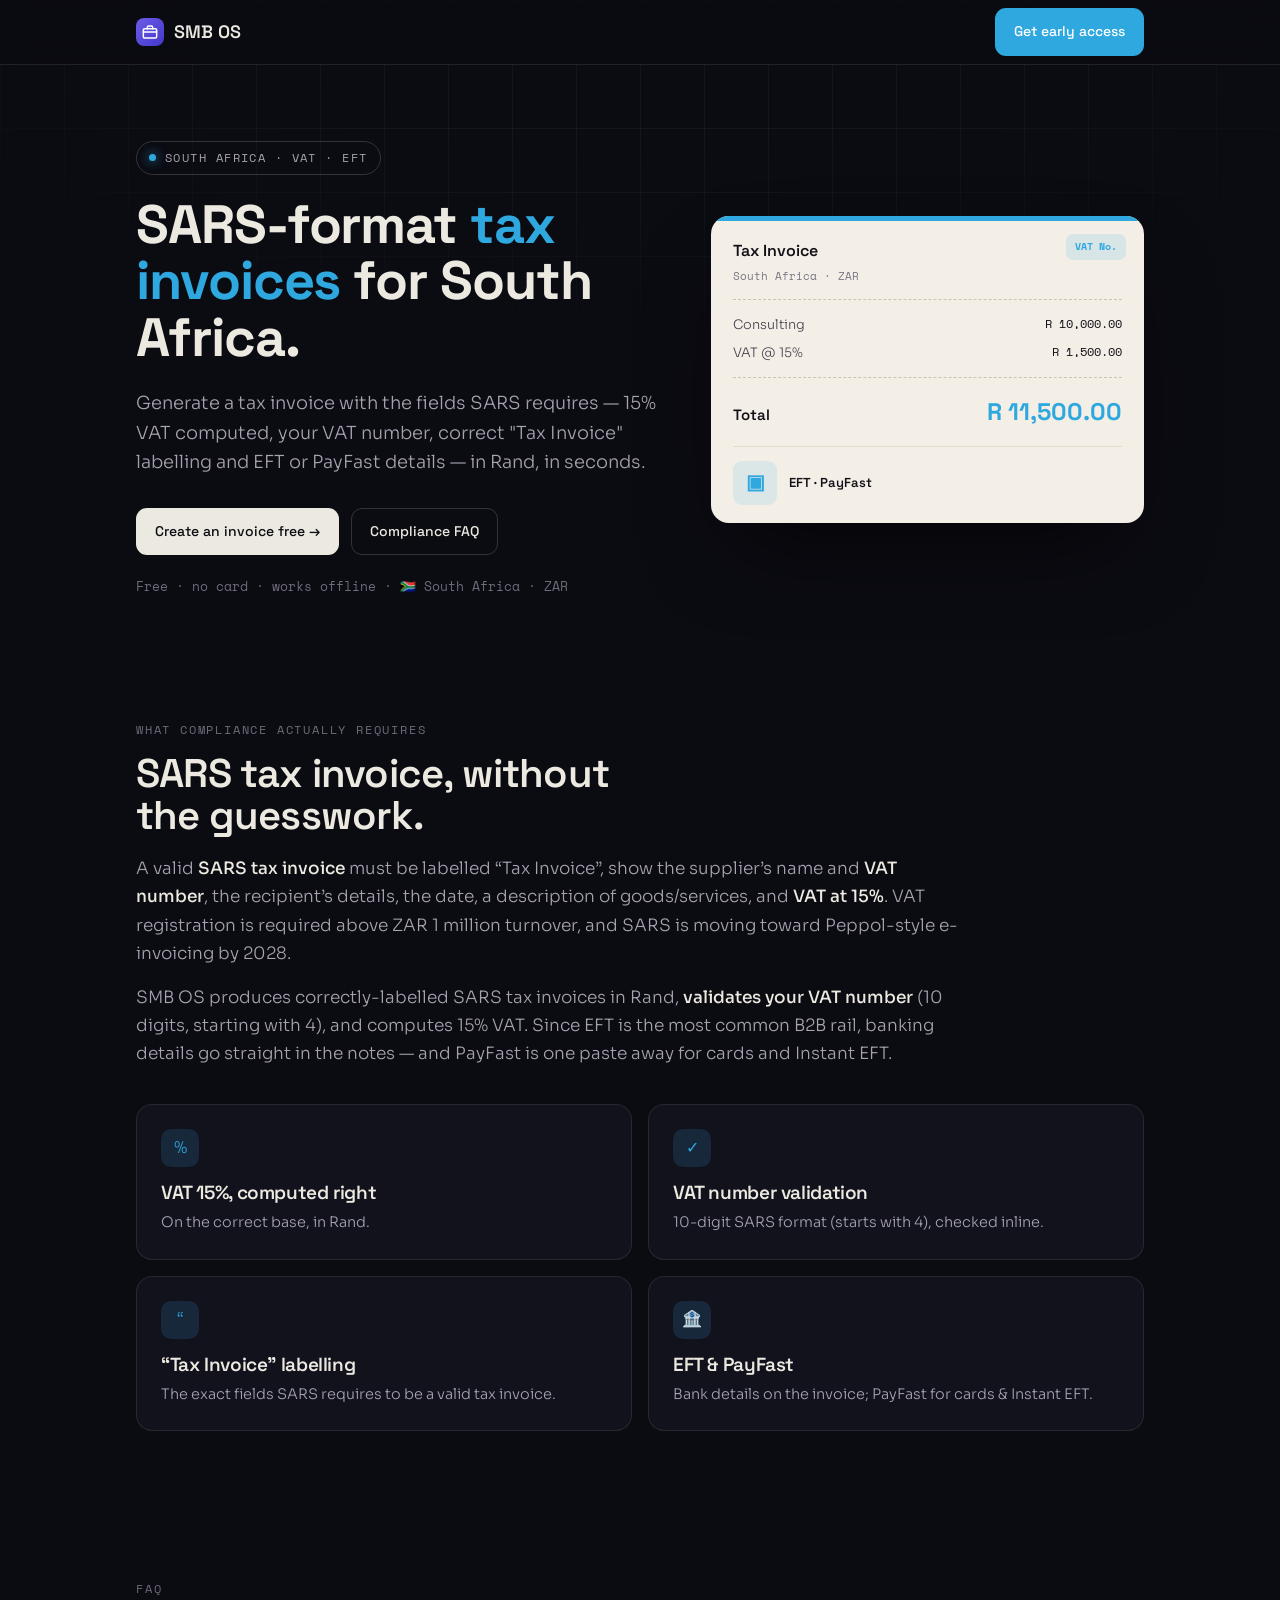
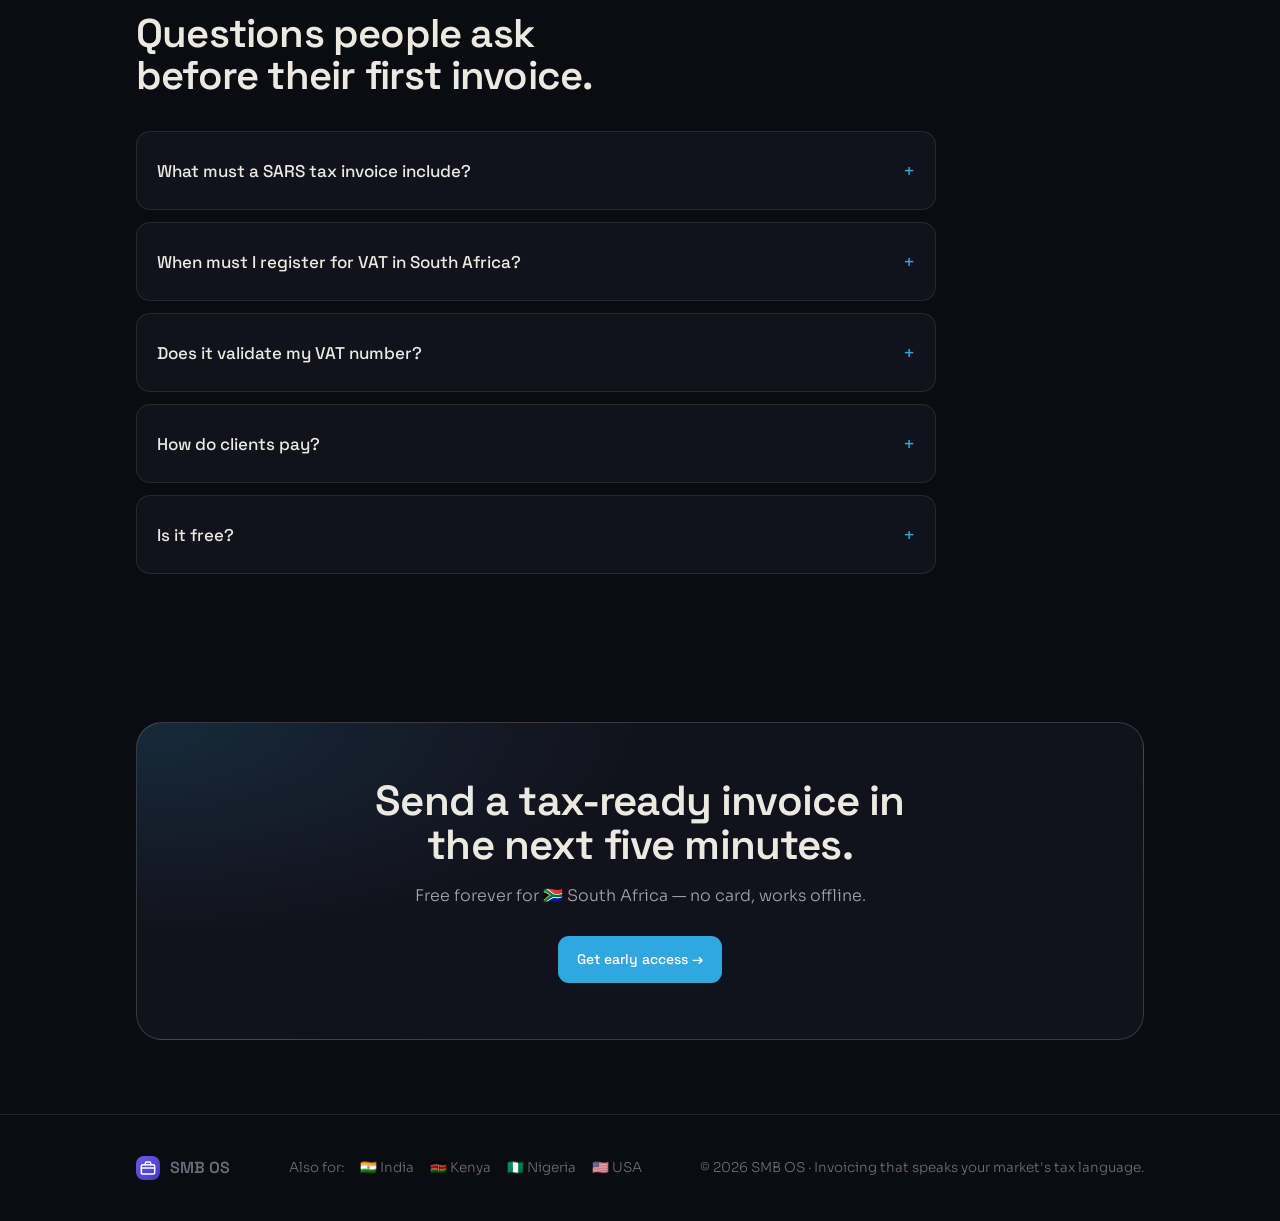
<file: markets/south-africa.html>
<!DOCTYPE html>
<html lang="en">
<head>
<meta charset="UTF-8"/>
<meta name="viewport" content="width=device-width, initial-scale=1.0"/>
<title>VAT Invoice Generator for South Africa (SARS) | SMB OS</title>
<meta name="description" content="Create tax invoices with the fields SARS requires for South Africa. 15% VAT, VAT number, "Tax Invoice" labelling, EFT &amp; PayFast details, in Rand — free."/>
<link rel="canonical" href="https://kaustubhtripathi-code.github.io/smb-os-site/markets/south-africa.html"/>
<meta property="og:title" content="VAT Invoice Generator for South Africa (SARS) | SMB OS"/>
<meta property="og:description" content="Create tax invoices with the fields SARS requires for South Africa. 15% VAT, VAT number, "Tax Invoice" labelling, EFT &amp; PayFast details, in Rand — free."/>
<meta property="og:type" content="website"/>
<meta property="og:url" content="https://kaustubhtripathi-code.github.io/smb-os-site/markets/south-africa.html"/>
<meta property="og:image" content="https://kaustubhtripathi-code.github.io/smb-os-site/assets/og-image.png"/>
<meta name="twitter:card" content="summary_large_image"/>
<meta name="twitter:image" content="https://kaustubhtripathi-code.github.io/smb-os-site/assets/og-image.png"/>
<link rel="icon" href="data:image/svg+xml,<svg xmlns='http://www.w3.org/2000/svg' viewBox='0 0 24 24' fill='none' stroke='%236C5CE7' stroke-width='2.4' stroke-linecap='round' stroke-linejoin='round'><rect x='2' y='7' width='20' height='14' rx='2'/><path d='M16 7V5a2 2 0 0 0-2-2h-4a2 2 0 0 0-2 2v2'/><path d='M2 12h20'/></svg>"/>
<link rel="preconnect" href="https://fonts.googleapis.com"/>
<link rel="preconnect" href="https://fonts.gstatic.com" crossorigin/>
<link href="https://fonts.googleapis.com/css2?family=Space+Grotesk:wght@400;500;600;700&family=Sora:wght@300;400;500;600&family=Space+Mono:wght@400;700&display=swap" rel="stylesheet"/>
<link rel="stylesheet" href="../market.css"/>
<style>:root{--accent:#2FA8E0}</style>
<script type="application/ld+json">{"@context":"https://schema.org","@type":"FAQPage","mainEntity":[{"@type":"Question","name":"What must a SARS tax invoice include?","acceptedAnswer":{"@type":"Answer","text":"It must be labelled “Tax Invoice” and show the supplier name and VAT number, recipient details, date, a description, and VAT at 15%. SMB OS includes all of these."}},{"@type":"Question","name":"When must I register for VAT in South Africa?","acceptedAnswer":{"@type":"Answer","text":"VAT registration is mandatory above ZAR 1 million turnover. Below that it’s voluntary. SMB OS handles both registered and non-registered invoices."}},{"@type":"Question","name":"Does it validate my VAT number?","acceptedAnswer":{"@type":"Answer","text":"Yes — the 10-digit SARS VAT number (starting with 4) is format-checked as you type."}},{"@type":"Question","name":"How do clients pay?","acceptedAnswer":{"@type":"Answer","text":"EFT bank details go on the invoice (the most common B2B method), and PayFast covers cards, Instant EFT and SnapScan."}},{"@type":"Question","name":"Is it free?","acceptedAnswer":{"@type":"Answer","text":"Yes — 10 invoices free every month. Pro adds unlimited invoices, synced history, status tracking and removes branding."}}]}</script>
</head>
<body>
<nav><div class="wrap nav">
  <a class="brand" href="../index.html"><span class="mark"><svg viewBox="0 0 24 24" fill="none" stroke="#fff" stroke-width="2.2" stroke-linecap="round" stroke-linejoin="round"><rect x="2" y="7" width="20" height="14" rx="2"/><path d="M16 7V5a2 2 0 0 0-2-2h-4a2 2 0 0 0-2 2v2"/><path d="M2 12h20"/></svg></span> SMB OS</a>
  <a href="../index.html#get" class="btn btn-a">Get early access</a>
</div></nav>

<header class="hero"><div class="wrap hero-grid">
  <div>
    <span class="eyebrow"><span class="dot"></span> South Africa · VAT · EFT</span>
    <h1 class="h1">SARS-format <span class="accent">tax invoices</span> for South Africa.</h1>
    <p class="lede">Generate a tax invoice with the fields SARS requires — 15% VAT computed, your VAT number, correct "Tax Invoice" labelling and EFT or PayFast details — in Rand, in seconds.</p>
    <div class="cta-row">
      <a href="../index.html#get" class="btn btn-p">Create an invoice free →</a>
      <a href="#faq" class="btn btn-g">Compliance FAQ</a>
    </div>
    <div class="mini">Free · no card · works offline · 🇿🇦 South Africa · ZAR</div>
  </div>
  <div class="inv">
    <div class="chip">VAT No.</div>
    <div class="t">Tax Invoice</div><div class="s">South Africa · ZAR</div>
    <div class="rows">
      <div class="r"><span>Consulting</span><span class="m">R 10,000.00</span></div><div class="r"><span>VAT @ 15%</span><span class="m">R 1,500.00</span></div>
    </div>
    <div class="tot"><span class="l">Total</span><span class="v">R 11,500.00</span></div>
    <div class="pay"><span class="q">▣</span> EFT · PayFast</div>
  </div>
</div></header>

<section><div class="wrap">
  <div class="kicker">What compliance actually requires</div>
  <h2 class="h2">SARS tax invoice, without the guesswork.</h2>
  <div class="prose"><p>A valid <strong>SARS tax invoice</strong> must be labelled “Tax Invoice”, show the supplier’s name and <strong>VAT number</strong>, the recipient’s details, the date, a description of goods/services, and <strong>VAT at 15%</strong>. VAT registration is required above ZAR 1 million turnover, and SARS is moving toward Peppol-style e-invoicing by 2028.</p><p>SMB OS produces correctly-labelled SARS tax invoices in Rand, <strong>validates your VAT number</strong> (10 digits, starting with 4), and computes 15% VAT. Since EFT is the most common B2B rail, banking details go straight in the notes — and PayFast is one paste away for cards and Instant EFT.</p></div>
  <div class="feats">
    <div class="feat"><div class="fi">%</div><h3>VAT 15%, computed right</h3><p>On the correct base, in Rand.</p></div><div class="feat"><div class="fi">✓</div><h3>VAT number validation</h3><p>10-digit SARS format (starts with 4), checked inline.</p></div><div class="feat"><div class="fi">“</div><h3>“Tax Invoice” labelling</h3><p>The exact fields SARS requires to be a valid tax invoice.</p></div><div class="feat"><div class="fi">🏦</div><h3>EFT &amp; PayFast</h3><p>Bank details on the invoice; PayFast for cards &amp; Instant EFT.</p></div>
  </div>
</div></section>

<section id="faq"><div class="wrap">
  <div class="kicker">FAQ</div>
  <h2 class="h2">Questions people ask before their first invoice.</h2>
  <div class="faq">
    <details><summary>What must a SARS tax invoice include?</summary><p>It must be labelled “Tax Invoice” and show the supplier name and VAT number, recipient details, date, a description, and VAT at 15%. SMB OS includes all of these.</p></details><details><summary>When must I register for VAT in South Africa?</summary><p>VAT registration is mandatory above ZAR 1 million turnover. Below that it’s voluntary. SMB OS handles both registered and non-registered invoices.</p></details><details><summary>Does it validate my VAT number?</summary><p>Yes — the 10-digit SARS VAT number (starting with 4) is format-checked as you type.</p></details><details><summary>How do clients pay?</summary><p>EFT bank details go on the invoice (the most common B2B method), and PayFast covers cards, Instant EFT and SnapScan.</p></details><details><summary>Is it free?</summary><p>Yes — 10 invoices free every month. Pro adds unlimited invoices, synced history, status tracking and removes branding.</p></details>
  </div>
</div></section>

<section><div class="wrap"><div class="cta">
  <h2>Send a tax-ready invoice in the next five minutes.</h2>
  <p>Free forever for 🇿🇦 South Africa — no card, works offline.</p>
  <a href="../index.html#get" class="btn btn-a">Get early access →</a>
</div></div></section>

<footer><div class="wrap foot">
  <a class="brand" href="../index.html" style="font-size:16px"><span class="mark" style="width:24px;height:24px"><svg viewBox="0 0 24 24" fill="none" stroke="#fff" stroke-width="2.2" stroke-linecap="round" stroke-linejoin="round"><rect x="2" y="7" width="20" height="14" rx="2"/><path d="M16 7V5a2 2 0 0 0-2-2h-4a2 2 0 0 0-2 2v2"/><path d="M2 12h20"/></svg></span> SMB OS</a>
  <div class="otherm">Also for: <a href="./india.html">🇮🇳 India</a><a href="./kenya.html">🇰🇪 Kenya</a><a href="./nigeria.html">🇳🇬 Nigeria</a><a href="./usa.html">🇺🇸 USA</a></div>
  <div>© 2026 SMB OS · Invoicing that speaks your market's tax language.</div>
</div></footer>
</body>
</html>
</file>
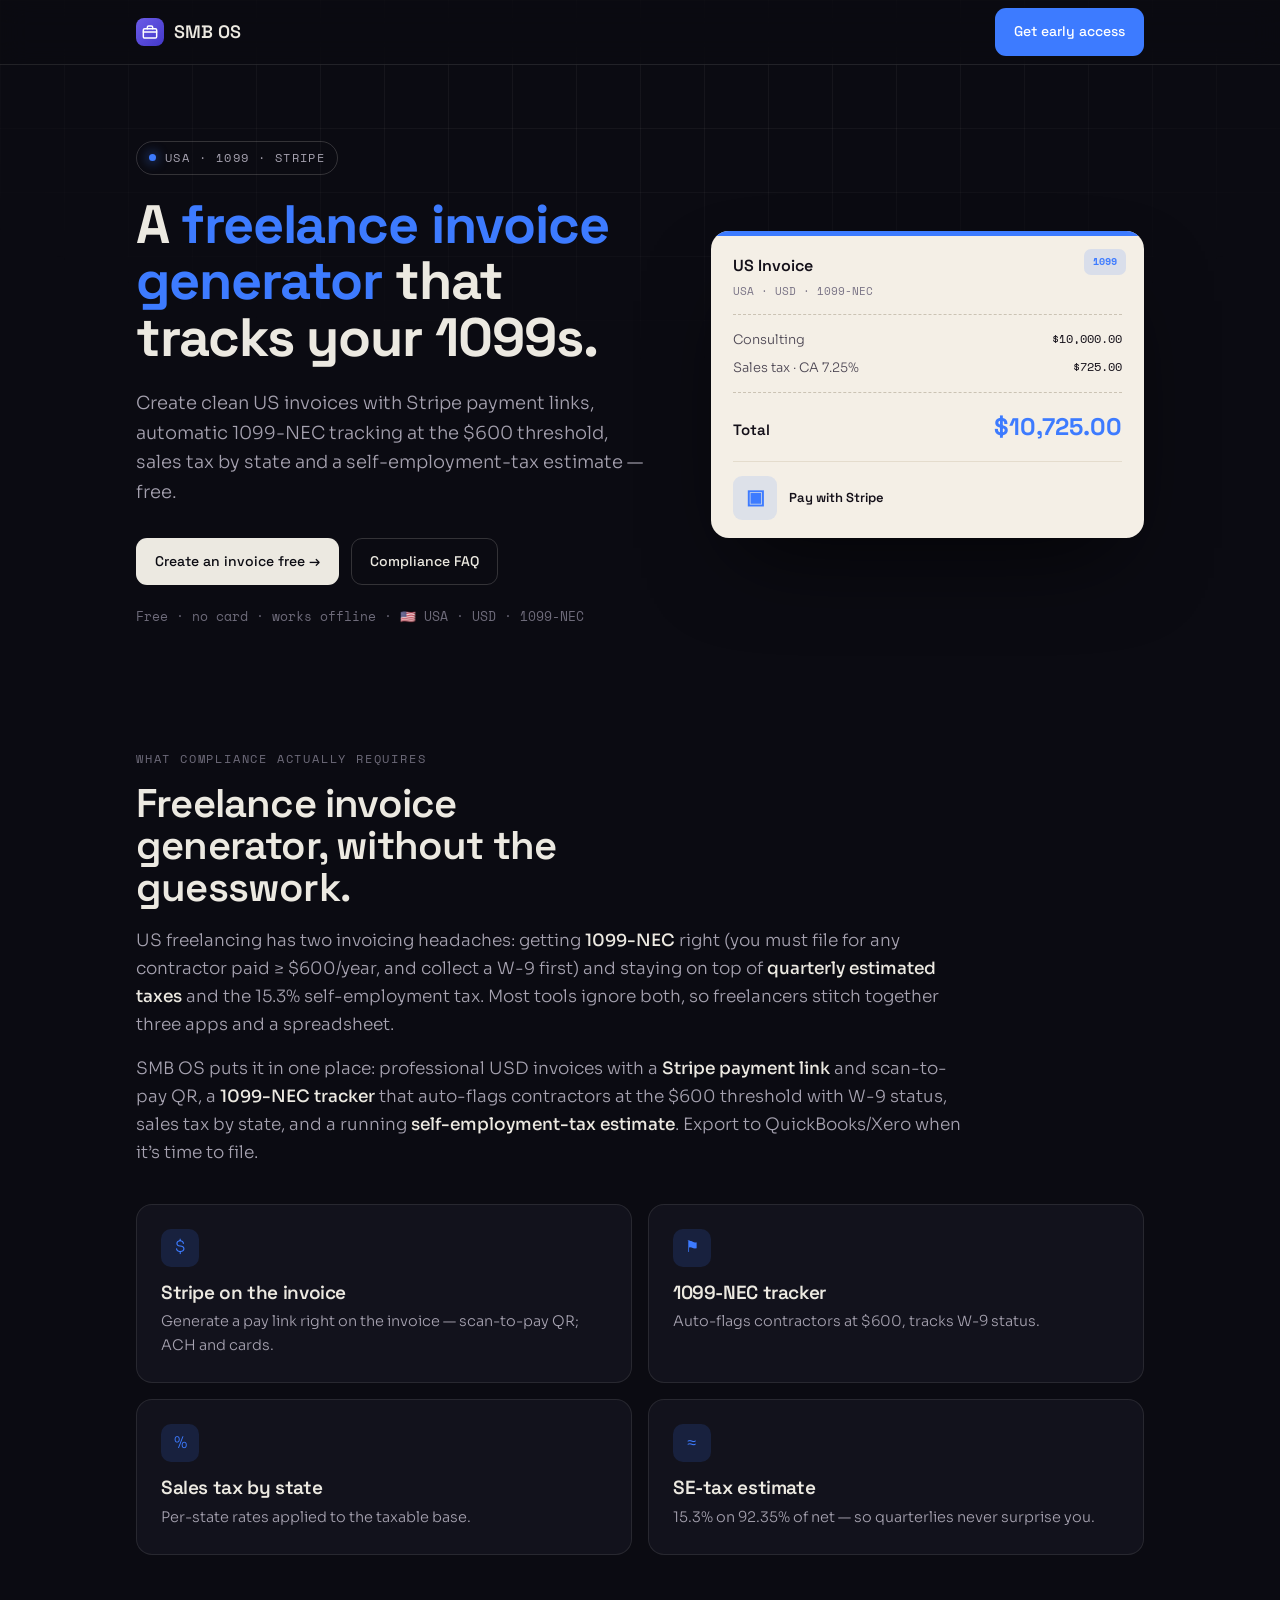
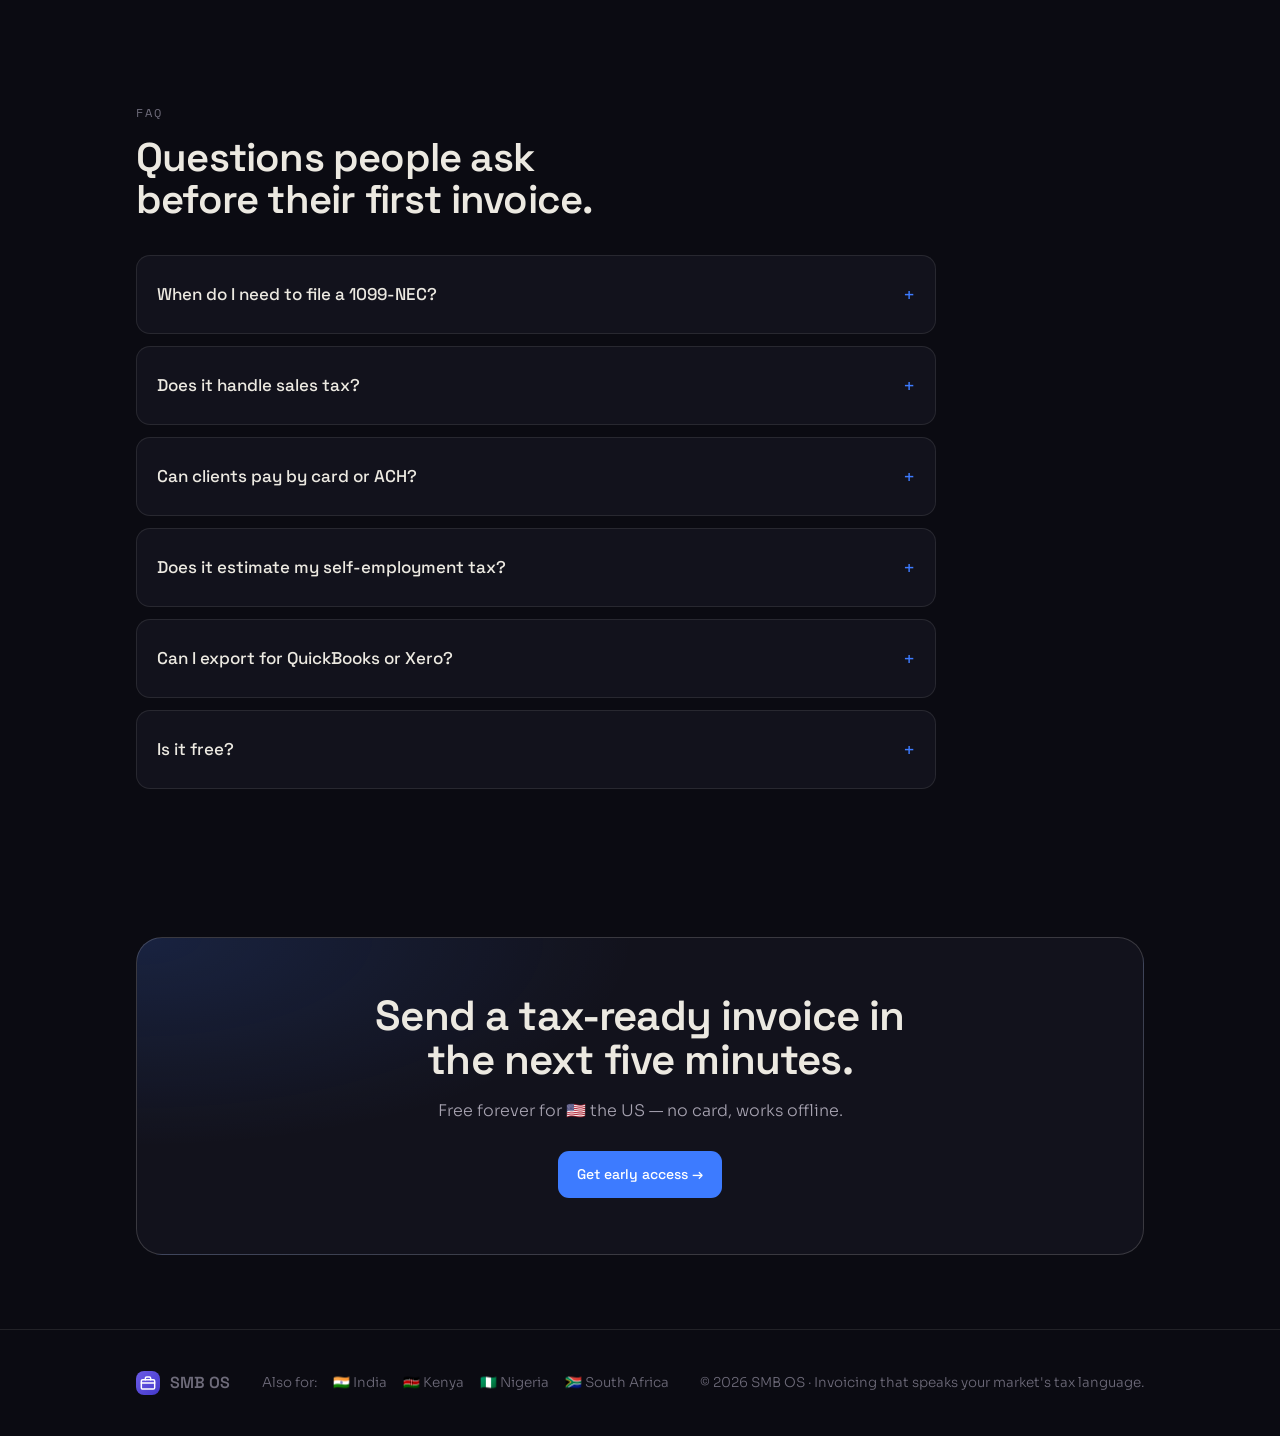
<file: markets/usa.html>
<!DOCTYPE html>
<html lang="en">
<head>
<meta charset="UTF-8"/>
<meta name="viewport" content="width=device-width, initial-scale=1.0"/>
<title>Freelance Invoice Generator with 1099 Tracking (USA) | SMB OS</title>
<meta name="description" content="Create professional US invoices with Stripe payment links, 1099-NEC contractor tracking at the $600 threshold, sales tax by state, and a self-employment tax estimate — free."/>
<link rel="canonical" href="https://kaustubhtripathi-code.github.io/smb-os-site/markets/usa.html"/>
<meta property="og:title" content="Freelance Invoice Generator with 1099 Tracking (USA) | SMB OS"/>
<meta property="og:description" content="Create professional US invoices with Stripe payment links, 1099-NEC contractor tracking at the $600 threshold, sales tax by state, and a self-employment tax estimate — free."/>
<meta property="og:type" content="website"/>
<meta property="og:url" content="https://kaustubhtripathi-code.github.io/smb-os-site/markets/usa.html"/>
<meta property="og:image" content="https://kaustubhtripathi-code.github.io/smb-os-site/assets/og-image.png"/>
<meta name="twitter:card" content="summary_large_image"/>
<meta name="twitter:image" content="https://kaustubhtripathi-code.github.io/smb-os-site/assets/og-image.png"/>
<link rel="icon" href="data:image/svg+xml,<svg xmlns='http://www.w3.org/2000/svg' viewBox='0 0 24 24' fill='none' stroke='%236C5CE7' stroke-width='2.4' stroke-linecap='round' stroke-linejoin='round'><rect x='2' y='7' width='20' height='14' rx='2'/><path d='M16 7V5a2 2 0 0 0-2-2h-4a2 2 0 0 0-2 2v2'/><path d='M2 12h20'/></svg>"/>
<link rel="preconnect" href="https://fonts.googleapis.com"/>
<link rel="preconnect" href="https://fonts.gstatic.com" crossorigin/>
<link href="https://fonts.googleapis.com/css2?family=Space+Grotesk:wght@400;500;600;700&family=Sora:wght@300;400;500;600&family=Space+Mono:wght@400;700&display=swap" rel="stylesheet"/>
<link rel="stylesheet" href="../market.css"/>
<style>:root{--accent:#3D7BFF}</style>
<script type="application/ld+json">{"@context":"https://schema.org","@type":"FAQPage","mainEntity":[{"@type":"Question","name":"When do I need to file a 1099-NEC?","acceptedAnswer":{"@type":"Answer","text":"You must file a 1099-NEC for any contractor you pay $600 or more in a calendar year, and collect a W-9 before the first payment. SMB OS auto-flags contractors at $600 and tracks W-9 status."}},{"@type":"Question","name":"Does it handle sales tax?","acceptedAnswer":{"@type":"Answer","text":"Yes. Choose the seller state and per-state sales tax is applied to taxable line items (most freelance services are exempt)."}},{"@type":"Question","name":"Can clients pay by card or ACH?","acceptedAnswer":{"@type":"Answer","text":"Yes — generate (or paste) a Stripe payment link and a scan-to-pay QR appears on the invoice; Stripe covers cards, ACH, Apple Pay and Link."}},{"@type":"Question","name":"Does it estimate my self-employment tax?","acceptedAnswer":{"@type":"Answer","text":"Yes. It shows a running SE-tax estimate (15.3% on 92.35% of net earnings) so quarterly estimated taxes don’t surprise you."}},{"@type":"Question","name":"Can I export for QuickBooks or Xero?","acceptedAnswer":{"@type":"Answer","text":"Yes — export a clean CSV (RFC-4180, so commas and quotes in descriptions never corrupt the import)."}},{"@type":"Question","name":"Is it free?","acceptedAnswer":{"@type":"Answer","text":"Yes — 10 invoices free every month. Pro ($9/mo) adds unlimited invoices, history synced across devices, status tracking and removes branding."}}]}</script>
</head>
<body>
<nav><div class="wrap nav">
  <a class="brand" href="../index.html"><span class="mark"><svg viewBox="0 0 24 24" fill="none" stroke="#fff" stroke-width="2.2" stroke-linecap="round" stroke-linejoin="round"><rect x="2" y="7" width="20" height="14" rx="2"/><path d="M16 7V5a2 2 0 0 0-2-2h-4a2 2 0 0 0-2 2v2"/><path d="M2 12h20"/></svg></span> SMB OS</a>
  <a href="../index.html#get" class="btn btn-a">Get early access</a>
</div></nav>

<header class="hero"><div class="wrap hero-grid">
  <div>
    <span class="eyebrow"><span class="dot"></span> USA · 1099 · Stripe</span>
    <h1 class="h1">A <span class="accent">freelance invoice generator</span> that tracks your 1099s.</h1>
    <p class="lede">Create clean US invoices with Stripe payment links, automatic 1099-NEC tracking at the $600 threshold, sales tax by state and a self-employment-tax estimate — free.</p>
    <div class="cta-row">
      <a href="../index.html#get" class="btn btn-p">Create an invoice free →</a>
      <a href="#faq" class="btn btn-g">Compliance FAQ</a>
    </div>
    <div class="mini">Free · no card · works offline · 🇺🇸 USA · USD · 1099-NEC</div>
  </div>
  <div class="inv">
    <div class="chip">1099</div>
    <div class="t">US Invoice</div><div class="s">USA · USD · 1099-NEC</div>
    <div class="rows">
      <div class="r"><span>Consulting</span><span class="m">$10,000.00</span></div><div class="r"><span>Sales tax · CA 7.25%</span><span class="m">$725.00</span></div>
    </div>
    <div class="tot"><span class="l">Total</span><span class="v">$10,725.00</span></div>
    <div class="pay"><span class="q">▣</span> Pay with Stripe</div>
  </div>
</div></header>

<section><div class="wrap">
  <div class="kicker">What compliance actually requires</div>
  <h2 class="h2">Freelance invoice generator, without the guesswork.</h2>
  <div class="prose"><p>US freelancing has two invoicing headaches: getting <strong>1099-NEC</strong> right (you must file for any contractor paid ≥ $600/year, and collect a W-9 first) and staying on top of <strong>quarterly estimated taxes</strong> and the 15.3% self-employment tax. Most tools ignore both, so freelancers stitch together three apps and a spreadsheet.</p><p>SMB OS puts it in one place: professional USD invoices with a <strong>Stripe payment link</strong> and scan-to-pay QR, a <strong>1099-NEC tracker</strong> that auto-flags contractors at the $600 threshold with W-9 status, sales tax by state, and a running <strong>self-employment-tax estimate</strong>. Export to QuickBooks/Xero when it’s time to file.</p></div>
  <div class="feats">
    <div class="feat"><div class="fi">$</div><h3>Stripe on the invoice</h3><p>Generate a pay link right on the invoice — scan-to-pay QR; ACH and cards.</p></div><div class="feat"><div class="fi">⚑</div><h3>1099-NEC tracker</h3><p>Auto-flags contractors at $600, tracks W-9 status.</p></div><div class="feat"><div class="fi">%</div><h3>Sales tax by state</h3><p>Per-state rates applied to the taxable base.</p></div><div class="feat"><div class="fi">≈</div><h3>SE-tax estimate</h3><p>15.3% on 92.35% of net — so quarterlies never surprise you.</p></div>
  </div>
</div></section>

<section id="faq"><div class="wrap">
  <div class="kicker">FAQ</div>
  <h2 class="h2">Questions people ask before their first invoice.</h2>
  <div class="faq">
    <details><summary>When do I need to file a 1099-NEC?</summary><p>You must file a 1099-NEC for any contractor you pay $600 or more in a calendar year, and collect a W-9 before the first payment. SMB OS auto-flags contractors at $600 and tracks W-9 status.</p></details><details><summary>Does it handle sales tax?</summary><p>Yes. Choose the seller state and per-state sales tax is applied to taxable line items (most freelance services are exempt).</p></details><details><summary>Can clients pay by card or ACH?</summary><p>Yes — generate (or paste) a Stripe payment link and a scan-to-pay QR appears on the invoice; Stripe covers cards, ACH, Apple Pay and Link.</p></details><details><summary>Does it estimate my self-employment tax?</summary><p>Yes. It shows a running SE-tax estimate (15.3% on 92.35% of net earnings) so quarterly estimated taxes don’t surprise you.</p></details><details><summary>Can I export for QuickBooks or Xero?</summary><p>Yes — export a clean CSV (RFC-4180, so commas and quotes in descriptions never corrupt the import).</p></details><details><summary>Is it free?</summary><p>Yes — 10 invoices free every month. Pro ($9/mo) adds unlimited invoices, history synced across devices, status tracking and removes branding.</p></details>
  </div>
</div></section>

<section><div class="wrap"><div class="cta">
  <h2>Send a tax-ready invoice in the next five minutes.</h2>
  <p>Free forever for 🇺🇸 the US — no card, works offline.</p>
  <a href="../index.html#get" class="btn btn-a">Get early access →</a>
</div></div></section>

<footer><div class="wrap foot">
  <a class="brand" href="../index.html" style="font-size:16px"><span class="mark" style="width:24px;height:24px"><svg viewBox="0 0 24 24" fill="none" stroke="#fff" stroke-width="2.2" stroke-linecap="round" stroke-linejoin="round"><rect x="2" y="7" width="20" height="14" rx="2"/><path d="M16 7V5a2 2 0 0 0-2-2h-4a2 2 0 0 0-2 2v2"/><path d="M2 12h20"/></svg></span> SMB OS</a>
  <div class="otherm">Also for: <a href="./india.html">🇮🇳 India</a><a href="./kenya.html">🇰🇪 Kenya</a><a href="./nigeria.html">🇳🇬 Nigeria</a><a href="./south-africa.html">🇿🇦 South Africa</a></div>
  <div>© 2026 SMB OS · Invoicing that speaks your market's tax language.</div>
</div></footer>
</body>
</html>
</file>
<file: market.css>
/* SMB OS — shared styles for per-market SEO landing pages */
:root{
  --ink:#0B0B12; --ink-2:#12121C; --ink-3:#191926;
  --paper:#F4EFE6; --fg:#ECE9E1; --fg-dim:#A6A2B0; --fg-faint:#6E6B7A;
  --indigo:#6C5CE7; --line:rgba(236,233,225,.10); --line-2:rgba(236,233,225,.18);
  --accent:#6C5CE7;
  --display:'Space Grotesk',sans-serif; --body:'Sora',sans-serif; --mono:'Space Mono',monospace;
  --maxw:1060px;
}
*{box-sizing:border-box;margin:0;padding:0}
html{scroll-behavior:smooth}
body{background:var(--ink);color:var(--fg);font-family:var(--body);font-weight:300;line-height:1.65;-webkit-font-smoothing:antialiased;overflow-x:hidden}
body::before{content:"";position:fixed;inset:0;z-index:0;pointer-events:none;opacity:.5;
  background-image:linear-gradient(var(--line) 1px,transparent 1px),linear-gradient(90deg,var(--line) 1px,transparent 1px);
  background-size:64px 64px;
  -webkit-mask-image:radial-gradient(ellipse 90% 55% at 50% 0%,#000 30%,transparent 75%);
  mask-image:radial-gradient(ellipse 90% 55% at 50% 0%,#000 30%,transparent 75%)}
.wrap{max-width:var(--maxw);margin:0 auto;padding:0 26px;position:relative;z-index:1}
a{color:inherit;text-decoration:none}
h1,h2,h3{font-family:var(--display);font-weight:600;line-height:1.05;letter-spacing:-.02em}
.mono{font-family:var(--mono)}
.accent{color:var(--accent)}

nav{position:sticky;top:0;z-index:50;backdrop-filter:blur(14px);background:rgba(11,11,18,.66);border-bottom:1px solid var(--line)}
.nav{display:flex;align-items:center;justify-content:space-between;height:64px}
.brand{display:flex;align-items:center;gap:10px;font-family:var(--display);font-weight:600;font-size:18px}
.mark{width:28px;height:28px;border-radius:8px;background:linear-gradient(135deg,var(--indigo),#4338CA);display:grid;place-items:center}
.mark svg{width:16px;height:16px}
.btn{font-family:var(--display);font-weight:500;font-size:14px;padding:11px 18px;border-radius:11px;display:inline-flex;align-items:center;gap:8px;transition:.2s;border:1px solid transparent;cursor:pointer}
.btn-p{background:var(--fg);color:var(--ink)}
.btn-p:hover{transform:translateY(-2px);box-shadow:0 12px 30px rgba(236,233,225,.16)}
.btn-a{background:var(--accent);color:#fff}
.btn-g{border-color:var(--line-2);color:var(--fg)}
.btn-g:hover{background:rgba(236,233,225,.06)}

.hero{padding:76px 0 48px}
.hero-grid{display:grid;grid-template-columns:1.1fr .9fr;gap:46px;align-items:center}
.eyebrow{display:inline-flex;align-items:center;gap:9px;font-family:var(--mono);font-size:12px;letter-spacing:.12em;text-transform:uppercase;color:var(--fg-dim);border:1px solid var(--line-2);padding:6px 12px;border-radius:100px;margin-bottom:22px}
.dot{width:7px;height:7px;border-radius:50%;background:var(--accent);box-shadow:0 0 12px var(--accent)}
h1.h1{font-size:clamp(34px,4.6vw,54px);font-weight:700}
h1.h1 .accent{color:var(--accent)}
.lede{font-size:18px;color:var(--fg-dim);max-width:520px;margin:22px 0 30px}
.cta-row{display:flex;gap:12px;flex-wrap:wrap}
.mini{font-family:var(--mono);font-size:12.5px;color:var(--fg-faint);margin-top:22px}
@media(max-width:860px){.hero-grid{grid-template-columns:1fr;gap:36px}}

/* CSS invoice mock */
.inv{background:var(--paper);color:#1A1622;border-radius:18px;padding:22px 22px 18px;box-shadow:0 40px 90px -30px rgba(0,0,0,.7);position:relative;overflow:hidden}
.inv::after{content:"";position:absolute;top:0;left:0;right:0;height:5px;background:var(--accent)}
.inv .t{font-family:var(--display);font-weight:600;font-size:16px;color:#141019}
.inv .s{font-family:var(--mono);font-size:11px;color:#7A7486;margin-top:3px}
.inv .chip{position:absolute;right:18px;top:18px;font-family:var(--mono);font-size:10px;font-weight:700;padding:5px 9px;border-radius:7px;background:color-mix(in srgb,var(--accent) 15%,transparent);color:var(--accent)}
.inv .rows{border-top:1px dashed #cbc3b4;border-bottom:1px dashed #cbc3b4;padding:11px 0;margin:14px 0}
.inv .r{display:flex;justify-content:space-between;font-size:13px;color:#4b4552;padding:3px 0}
.inv .r .m{font-family:var(--mono);font-size:12px;color:#141019}
.inv .tot{display:flex;justify-content:space-between;align-items:baseline}
.inv .tot .l{font-family:var(--display);font-weight:600;font-size:15px;color:#141019}
.inv .tot .v{font-family:var(--display);font-weight:700;font-size:24px;color:var(--accent)}
.inv .pay{display:flex;align-items:center;gap:12px;margin-top:14px;padding-top:14px;border-top:1px solid #e4dccd;font-family:var(--display);font-weight:600;font-size:13px;color:#141019}
.inv .pay .q{width:44px;height:44px;border-radius:9px;background:color-mix(in srgb,var(--accent) 12%,transparent);display:grid;place-items:center;color:var(--accent);font-size:20px}

section{padding:74px 0;position:relative}
.kicker{font-family:var(--mono);font-size:12px;letter-spacing:.15em;text-transform:uppercase;color:var(--fg-faint);margin-bottom:14px}
.h2{font-size:clamp(26px,3.4vw,40px);font-weight:600;max-width:20ch}
.prose{color:var(--fg-dim);font-size:17px;max-width:64ch;margin-top:18px}
.prose p{margin-top:16px}
.prose strong{color:var(--fg);font-weight:500}

.feats{display:grid;grid-template-columns:repeat(2,1fr);gap:16px;margin-top:36px}
.feat{background:var(--ink-2);border:1px solid var(--line);border-radius:16px;padding:24px}
.feat h3{font-size:19px;margin-bottom:8px}
.feat p{color:var(--fg-dim);font-size:14.5px}
.feat .fi{width:38px;height:38px;border-radius:10px;display:grid;place-items:center;margin-bottom:16px;background:color-mix(in srgb,var(--accent) 15%,transparent);color:var(--accent)}
@media(max-width:720px){.feats{grid-template-columns:1fr}}

.faq{display:flex;flex-direction:column;gap:12px;margin-top:34px;max-width:800px}
details{background:var(--ink-2);border:1px solid var(--line);border-radius:14px;padding:4px 20px;transition:.2s}
details[open]{border-color:var(--line-2)}
summary{cursor:pointer;list-style:none;padding:18px 0;font-family:var(--display);font-weight:500;font-size:17px;display:flex;justify-content:space-between;align-items:center;gap:16px}
summary::-webkit-details-marker{display:none}
summary::after{content:"+";color:var(--accent);font-family:var(--mono);font-size:20px}
details[open] summary::after{content:"–"}
details p{color:var(--fg-dim);font-size:15px;padding:0 0 20px;max-width:70ch}

.cta{background:radial-gradient(90% 120% at 0% 0%,color-mix(in srgb,var(--accent) 16%,transparent),transparent 55%),var(--ink-2);border:1px solid var(--line-2);border-radius:26px;padding:56px 40px;text-align:center}
.cta h2{font-size:clamp(26px,3.6vw,42px);max-width:20ch;margin:0 auto}
.cta p{color:var(--fg-dim);margin:16px auto 26px;max-width:48ch;font-size:16px}

/* comparison tables (compare/ pages) */
.cmp-scroll{overflow-x:auto;margin-top:38px;border:1px solid var(--line-2);border-radius:18px}
.cmp{width:100%;min-width:640px;border-collapse:collapse;font-size:14.5px}
.cmp th{font-family:var(--display);font-weight:600;font-size:15px;text-align:left;padding:16px 18px;background:var(--ink-3);border-bottom:1px solid var(--line-2)}
.cmp td{padding:13px 18px;border-bottom:1px solid var(--line);color:var(--fg-dim);vertical-align:top}
.cmp tr:last-child td{border-bottom:none}
.cmp td:first-child{color:var(--fg);font-weight:400;max-width:340px}
.cmp .smbcol{background:color-mix(in srgb,var(--indigo) 9%,transparent)}
.cmp td.y{color:#7BD8A8}
.cmp td.p{color:#D8C77B}
.cmp td.n{color:var(--fg-faint)}
.cmp-note{font-family:var(--mono);font-size:11.5px;color:var(--fg-faint);margin-top:12px;max-width:78ch}
.choose{margin:14px 0 6px 18px;display:flex;flex-direction:column;gap:8px}

footer{border-top:1px solid var(--line);padding:40px 0;color:var(--fg-faint);font-size:13.5px}
.foot{display:flex;justify-content:space-between;gap:20px;flex-wrap:wrap;align-items:center}
.otherm{display:flex;gap:16px;flex-wrap:wrap}
.otherm a:hover{color:var(--fg)}
</file>
